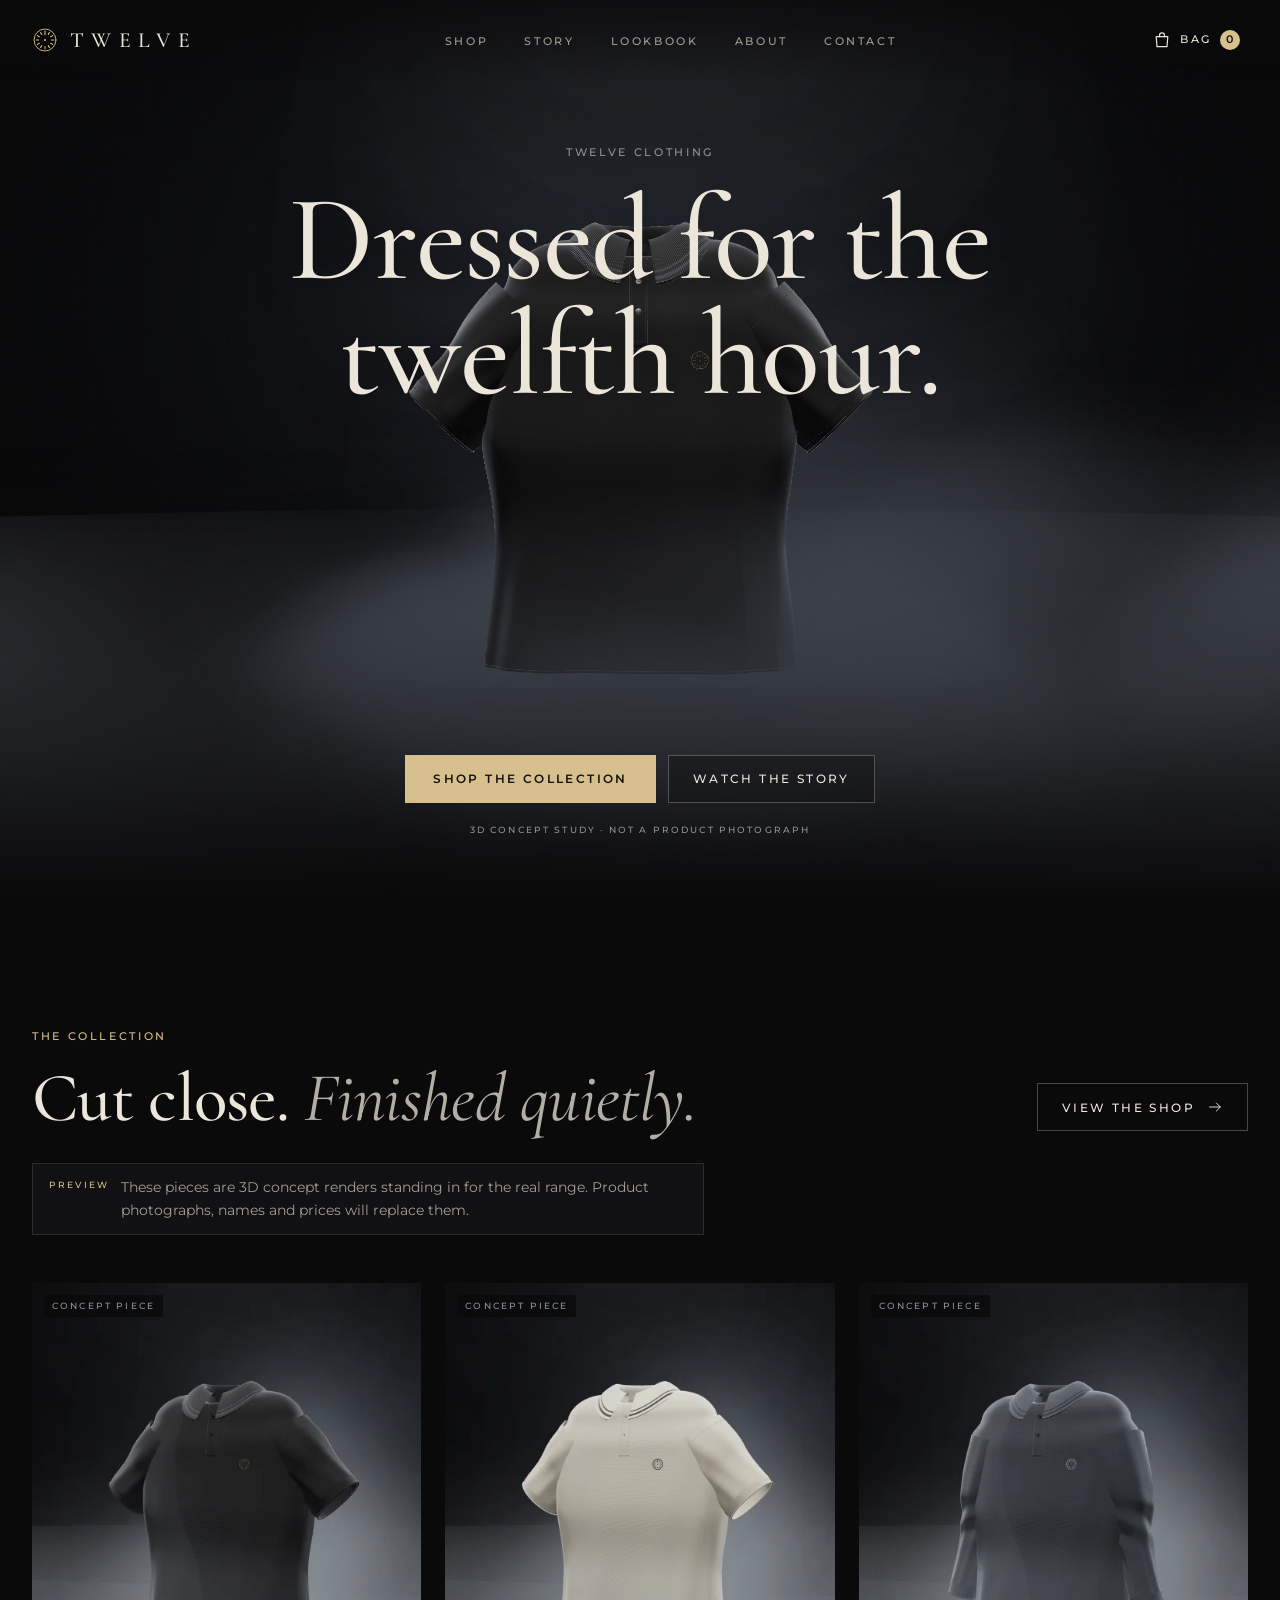
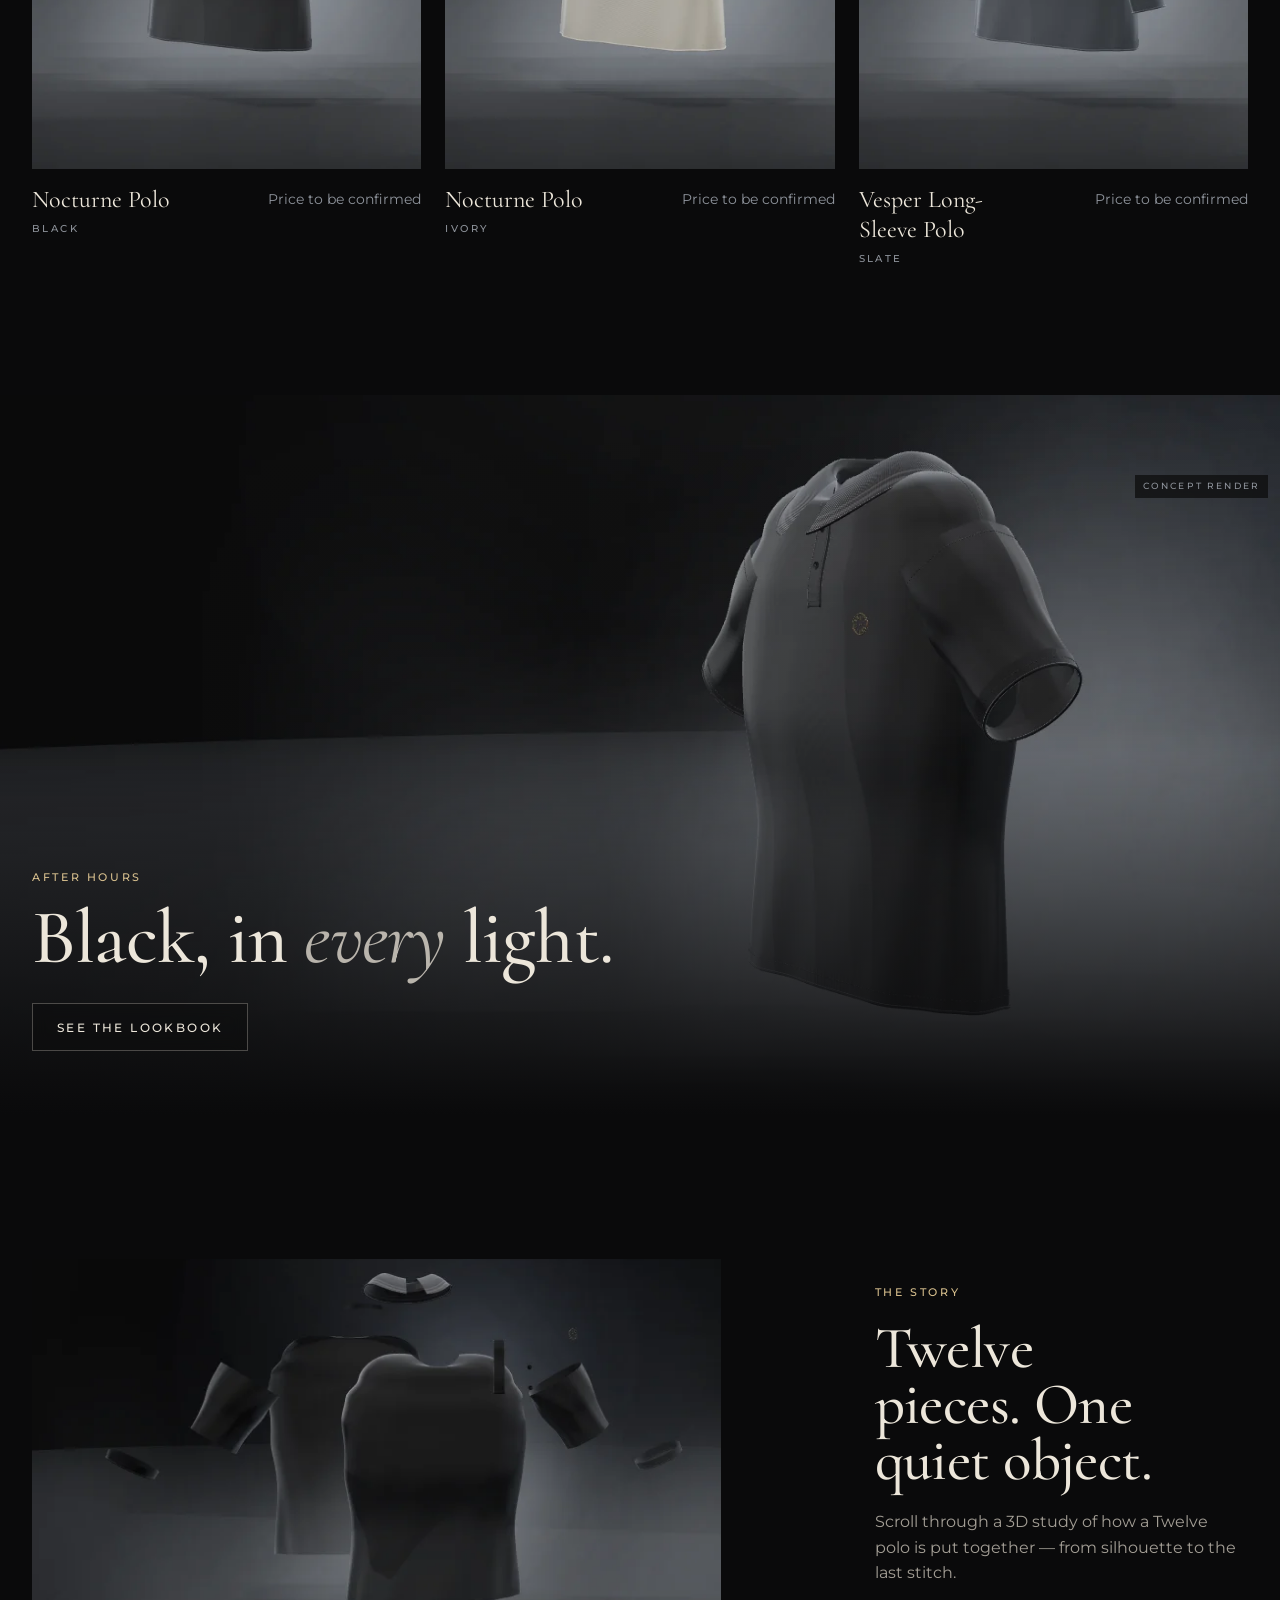
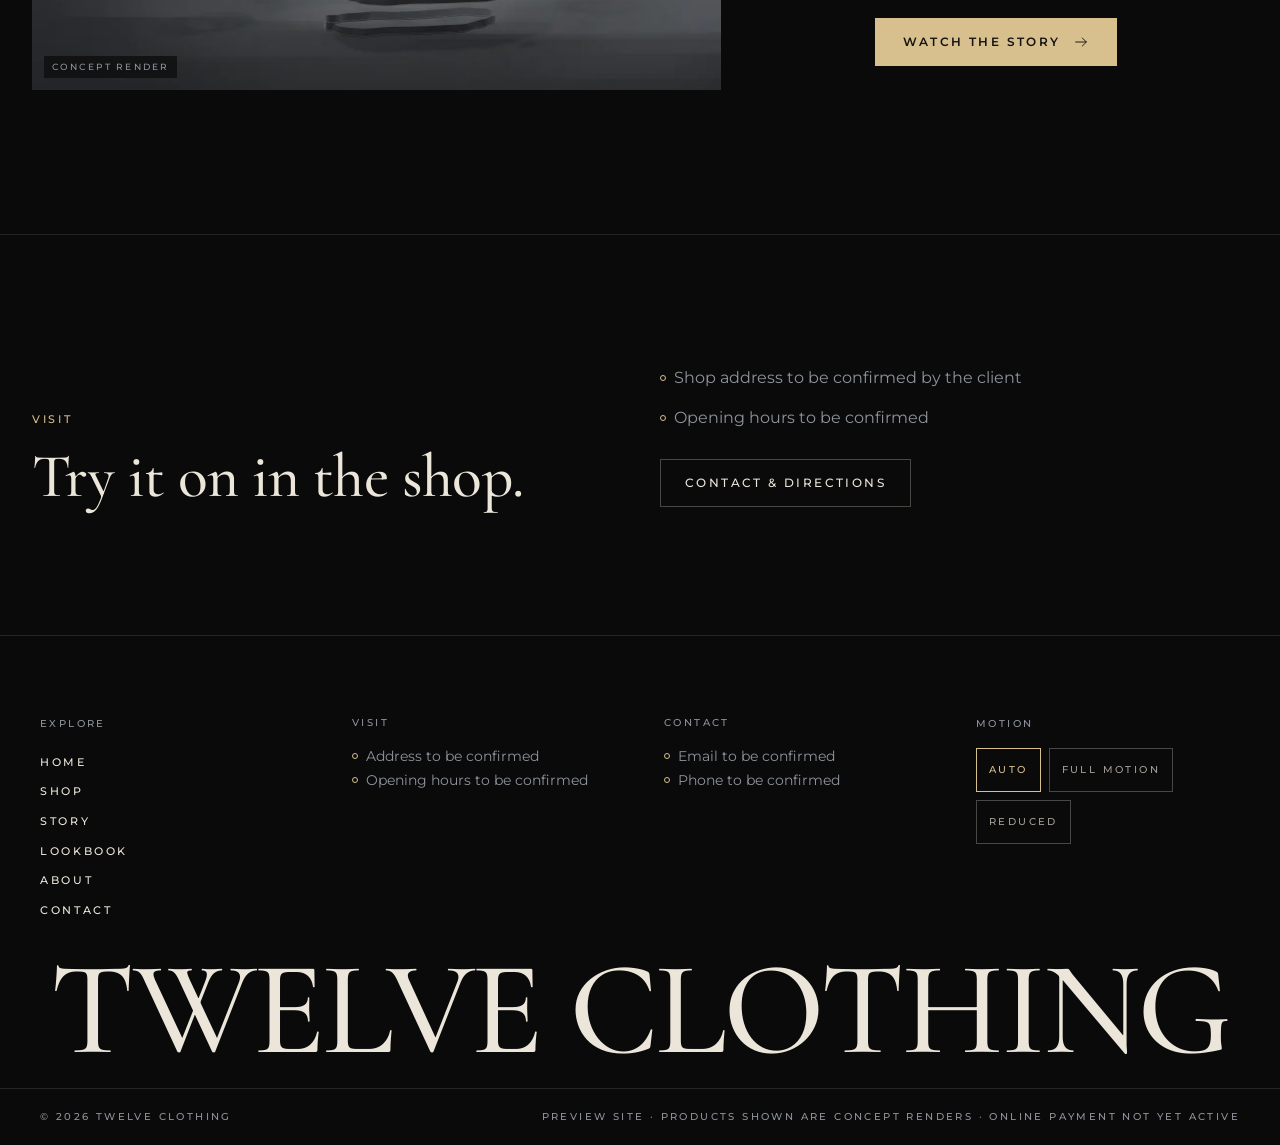
<file: index.html>
<!doctype html>
<html lang="en">
  <head>
    <meta charset="UTF-8" />
    <meta name="viewport" content="width=device-width, initial-scale=1, viewport-fit=cover" />
    <meta name="color-scheme" content="dark" />
    <meta name="theme-color" content="#0a0a0b" />
    <title>Twelve Clothing — Dressed for the twelfth hour</title>
    <meta name="description" content="Twelve Clothing: black clothing, cut close and finished quietly. Shop the collection and explore the story." />
    <meta property="og:title" content="Twelve Clothing — Dressed for the twelfth hour" />
    <meta property="og:description" content="Twelve Clothing: black clothing, cut close and finished quietly. Shop the collection and explore the story." />
    <meta property="og:image" content="https://iamitact.github.io/amit/renders/story-hero-1600.webp" />
    <link rel="icon" type="image/svg+xml" href="./favicon.svg" />
    <link rel="preload" as="image" href="./renders/story-hero-1600.webp" type="image/webp" />
    <script type="module" crossorigin src="./assets/index-CdQv4tuR.js"></script>
    <link rel="modulepreload" crossorigin href="./assets/jsx-runtime-DjAMF3Pa.js">
    <link rel="modulepreload" crossorigin href="./assets/catalog-BXiqTuuP.js">
    <link rel="stylesheet" crossorigin href="./assets/index-BXFTC_73.css">
      <meta name="twelve-root" content="./" />
    <link rel="canonical" href="https://iamitact.github.io/amit/" />
    <meta property="og:url" content="https://iamitact.github.io/amit/" />
  </head>
  <body>
    <div id="root"></div>
    <noscript>
      <p style="color:#ece6da;font-family:Georgia,serif;padding:2rem">Twelve Clothing needs JavaScript for its storefront. The Nocturne Polo is a black piqué polo with a rib collar, two-button placket and the embroidered Dial emblem.</p>
    </noscript>
  </body>
</html>
</file>
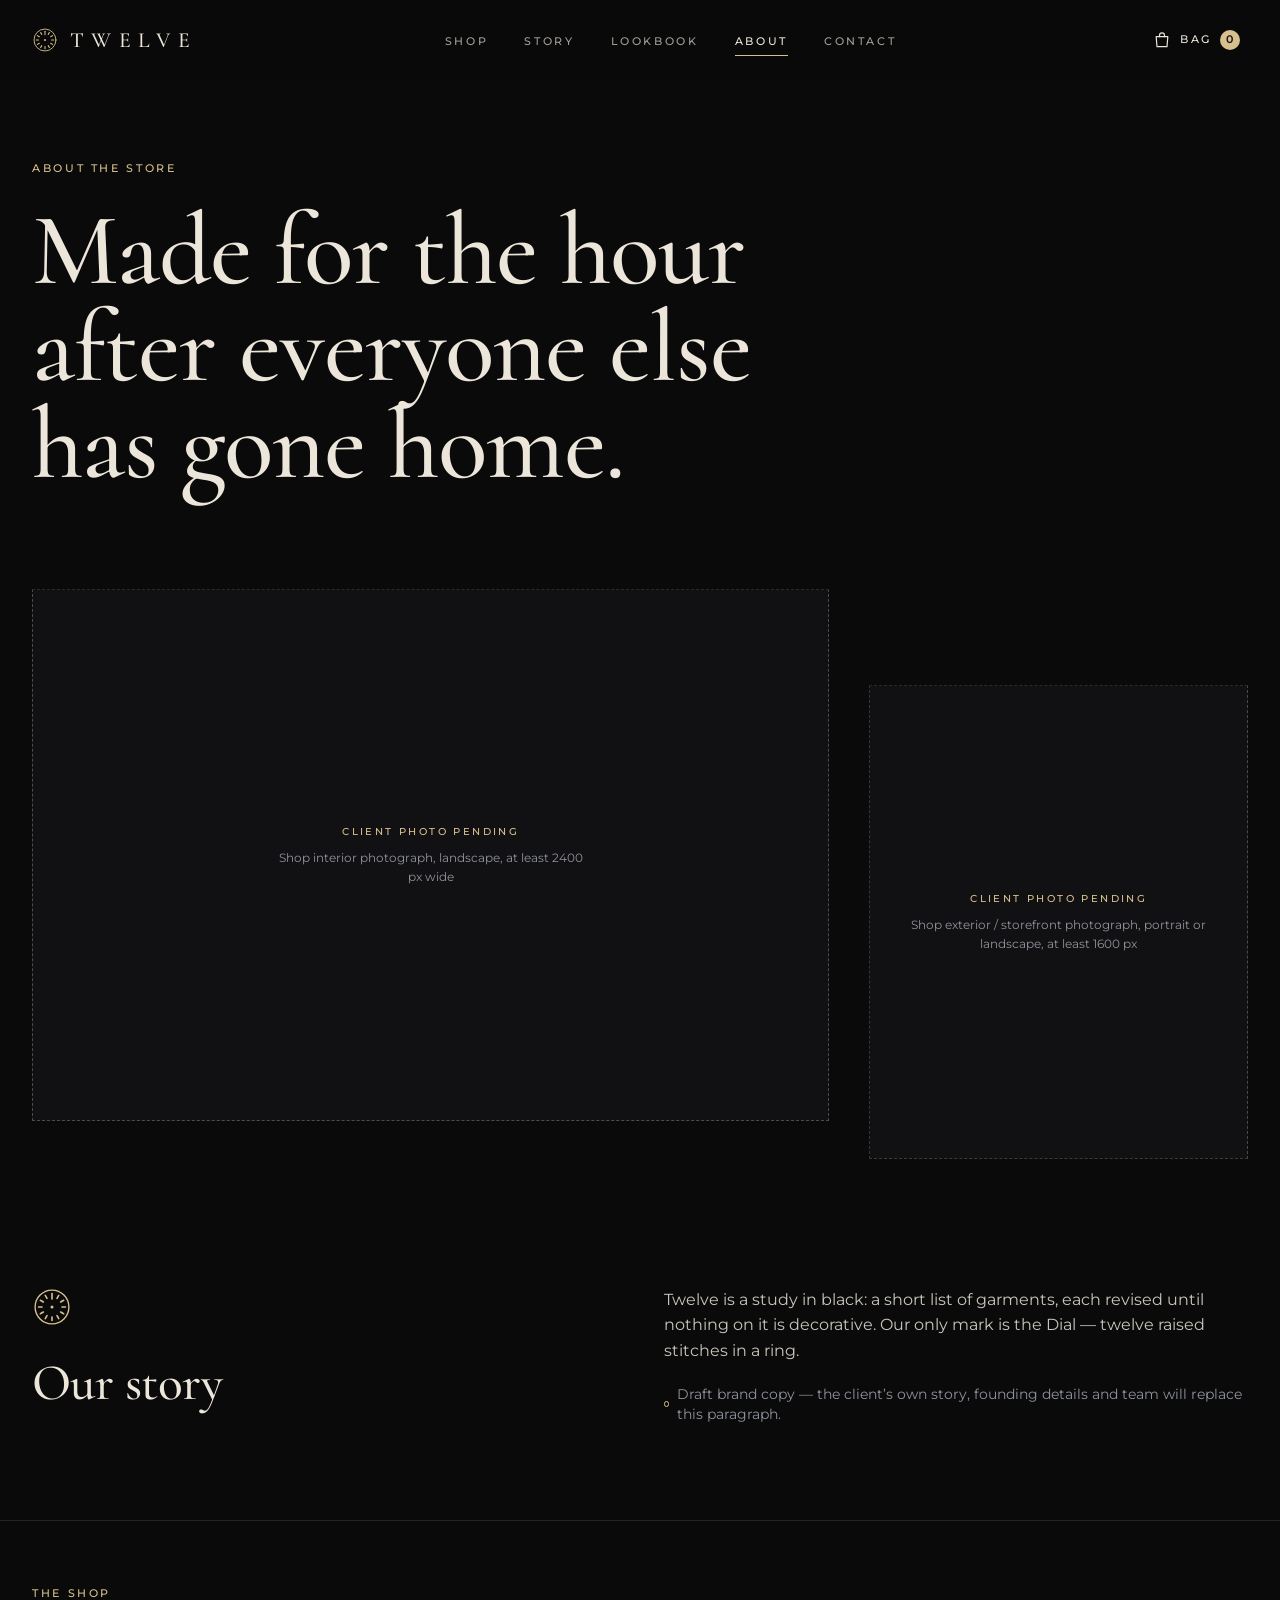
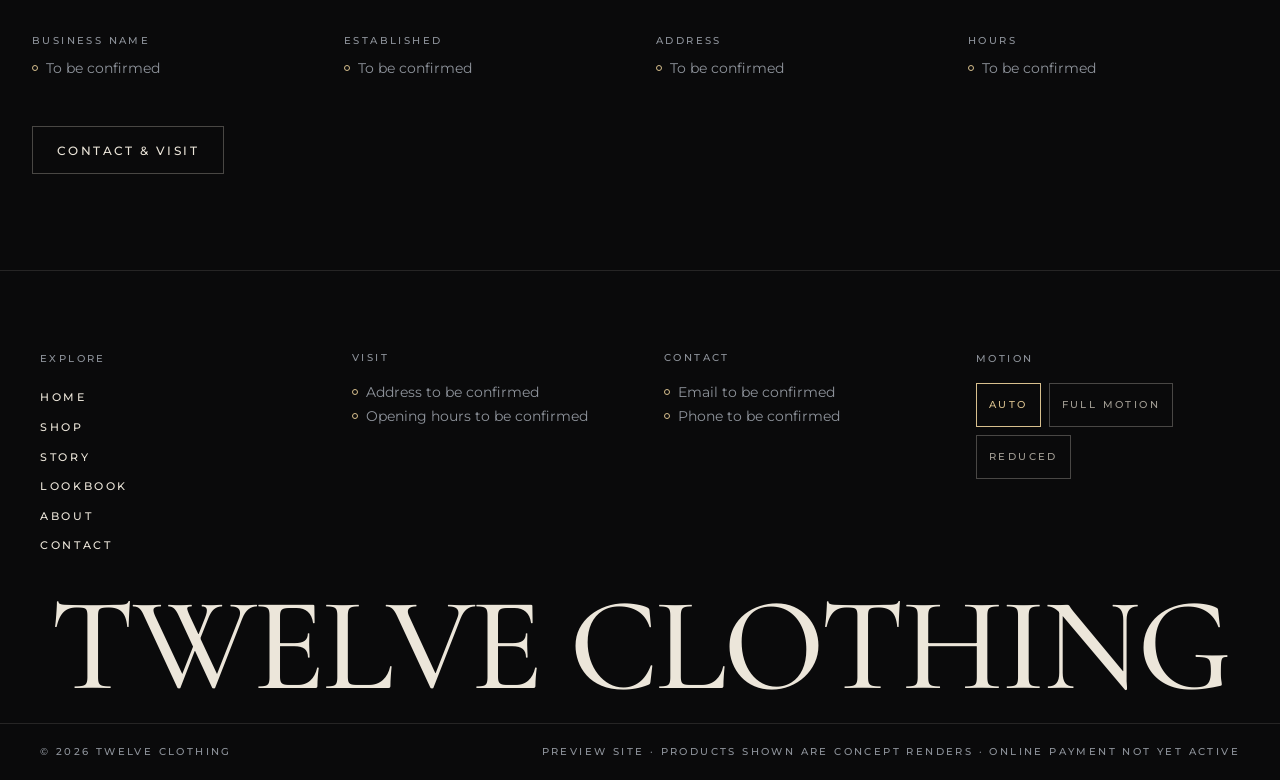
<file: about/index.html>
<!doctype html>
<html lang="en">
  <head>
    <meta charset="UTF-8" />
    <meta name="viewport" content="width=device-width, initial-scale=1, viewport-fit=cover" />
    <meta name="color-scheme" content="dark" />
    <meta name="theme-color" content="#0a0a0b" />
    <title>About the Store — Twelve Clothing</title>
    <meta name="description" content="About Twelve Clothing and our shop." />
    <meta property="og:title" content="About the Store — Twelve Clothing" />
    <meta property="og:description" content="About Twelve Clothing and our shop." />
    <meta property="og:image" content="https://iamitact.github.io/amit/renders/story-hero-1600.webp" />
    <link rel="icon" type="image/svg+xml" href="../favicon.svg" />
    <script type="module" crossorigin src="../assets/index-CdQv4tuR.js"></script>
    <link rel="modulepreload" crossorigin href="../assets/jsx-runtime-DjAMF3Pa.js">
    <link rel="modulepreload" crossorigin href="../assets/catalog-BXiqTuuP.js">
    <link rel="stylesheet" crossorigin href="../assets/index-BXFTC_73.css">
      <meta name="twelve-root" content="../" />
    <link rel="canonical" href="https://iamitact.github.io/amit/about/" />
    <meta property="og:url" content="https://iamitact.github.io/amit/about/" />
  </head>
  <body>
    <div id="root"></div>
    <noscript>
      <p style="color:#ece6da;font-family:Georgia,serif;padding:2rem">Twelve Clothing needs JavaScript for its storefront. The Nocturne Polo is a black piqué polo with a rib collar, two-button placket and the embroidered Dial emblem.</p>
    </noscript>
  </body>
</html>
</file>
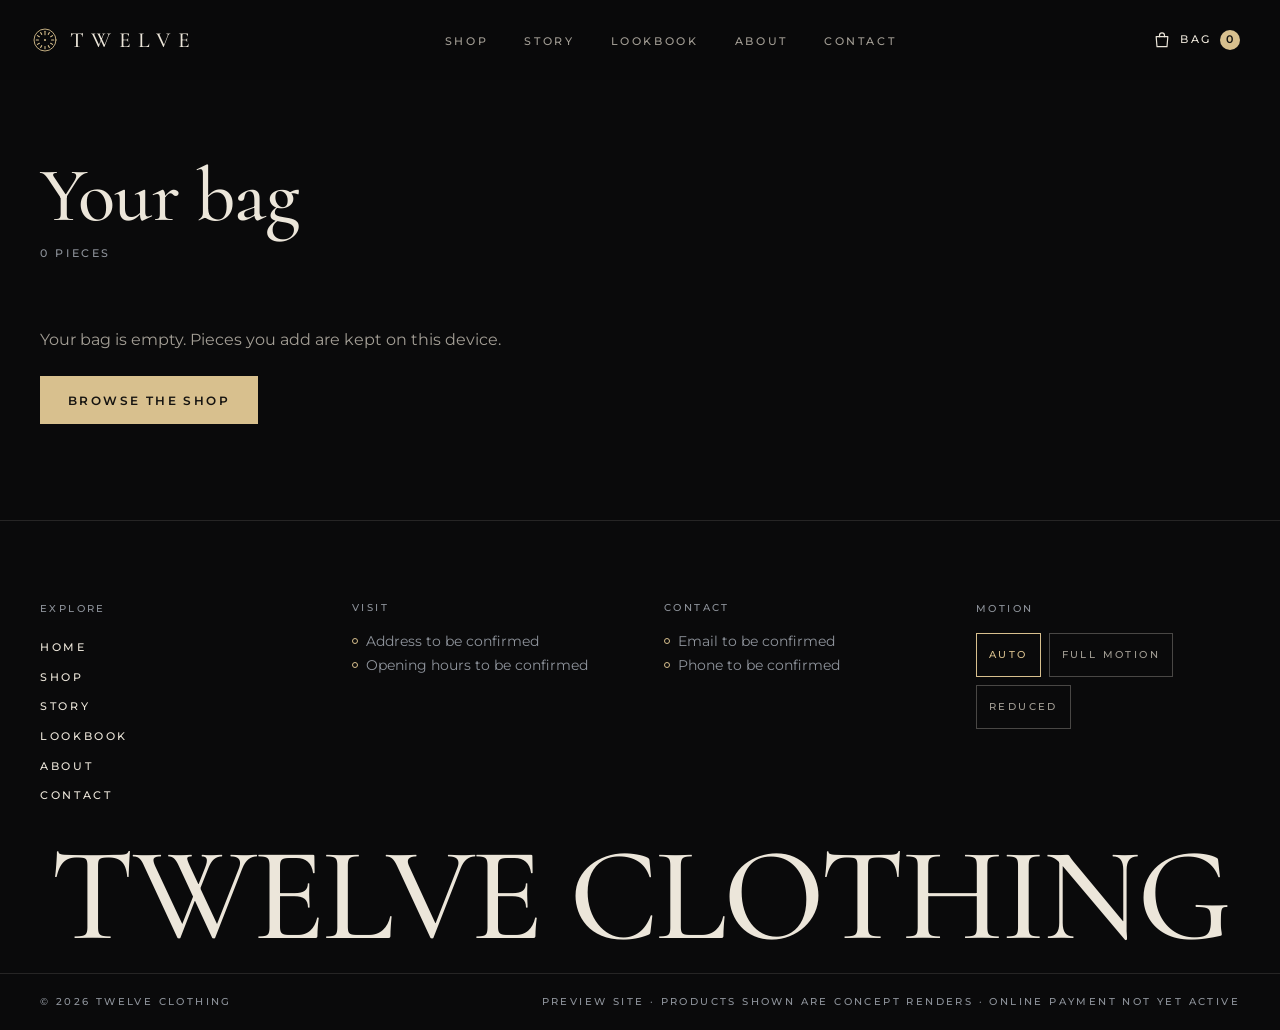
<file: bag/index.html>
<!doctype html>
<html lang="en">
  <head>
    <meta charset="UTF-8" />
    <meta name="viewport" content="width=device-width, initial-scale=1, viewport-fit=cover" />
    <meta name="color-scheme" content="dark" />
    <meta name="theme-color" content="#0a0a0b" />
    <title>Your Bag — Twelve Clothing</title>
    <meta name="description" content="Your Twelve Clothing bag." />
    <meta property="og:title" content="Your Bag — Twelve Clothing" />
    <meta property="og:description" content="Your Twelve Clothing bag." />
    <meta property="og:image" content="https://iamitact.github.io/amit/renders/story-hero-1600.webp" />
    <link rel="icon" type="image/svg+xml" href="../favicon.svg" />
    <script type="module" crossorigin src="../assets/index-CdQv4tuR.js"></script>
    <link rel="modulepreload" crossorigin href="../assets/jsx-runtime-DjAMF3Pa.js">
    <link rel="modulepreload" crossorigin href="../assets/catalog-BXiqTuuP.js">
    <link rel="stylesheet" crossorigin href="../assets/index-BXFTC_73.css">
      <meta name="twelve-root" content="../" />
    <link rel="canonical" href="https://iamitact.github.io/amit/bag/" />
    <meta property="og:url" content="https://iamitact.github.io/amit/bag/" />
  </head>
  <body>
    <div id="root"></div>
    <noscript>
      <p style="color:#ece6da;font-family:Georgia,serif;padding:2rem">Twelve Clothing needs JavaScript for its storefront. The Nocturne Polo is a black piqué polo with a rib collar, two-button placket and the embroidered Dial emblem.</p>
    </noscript>
  </body>
</html>
</file>
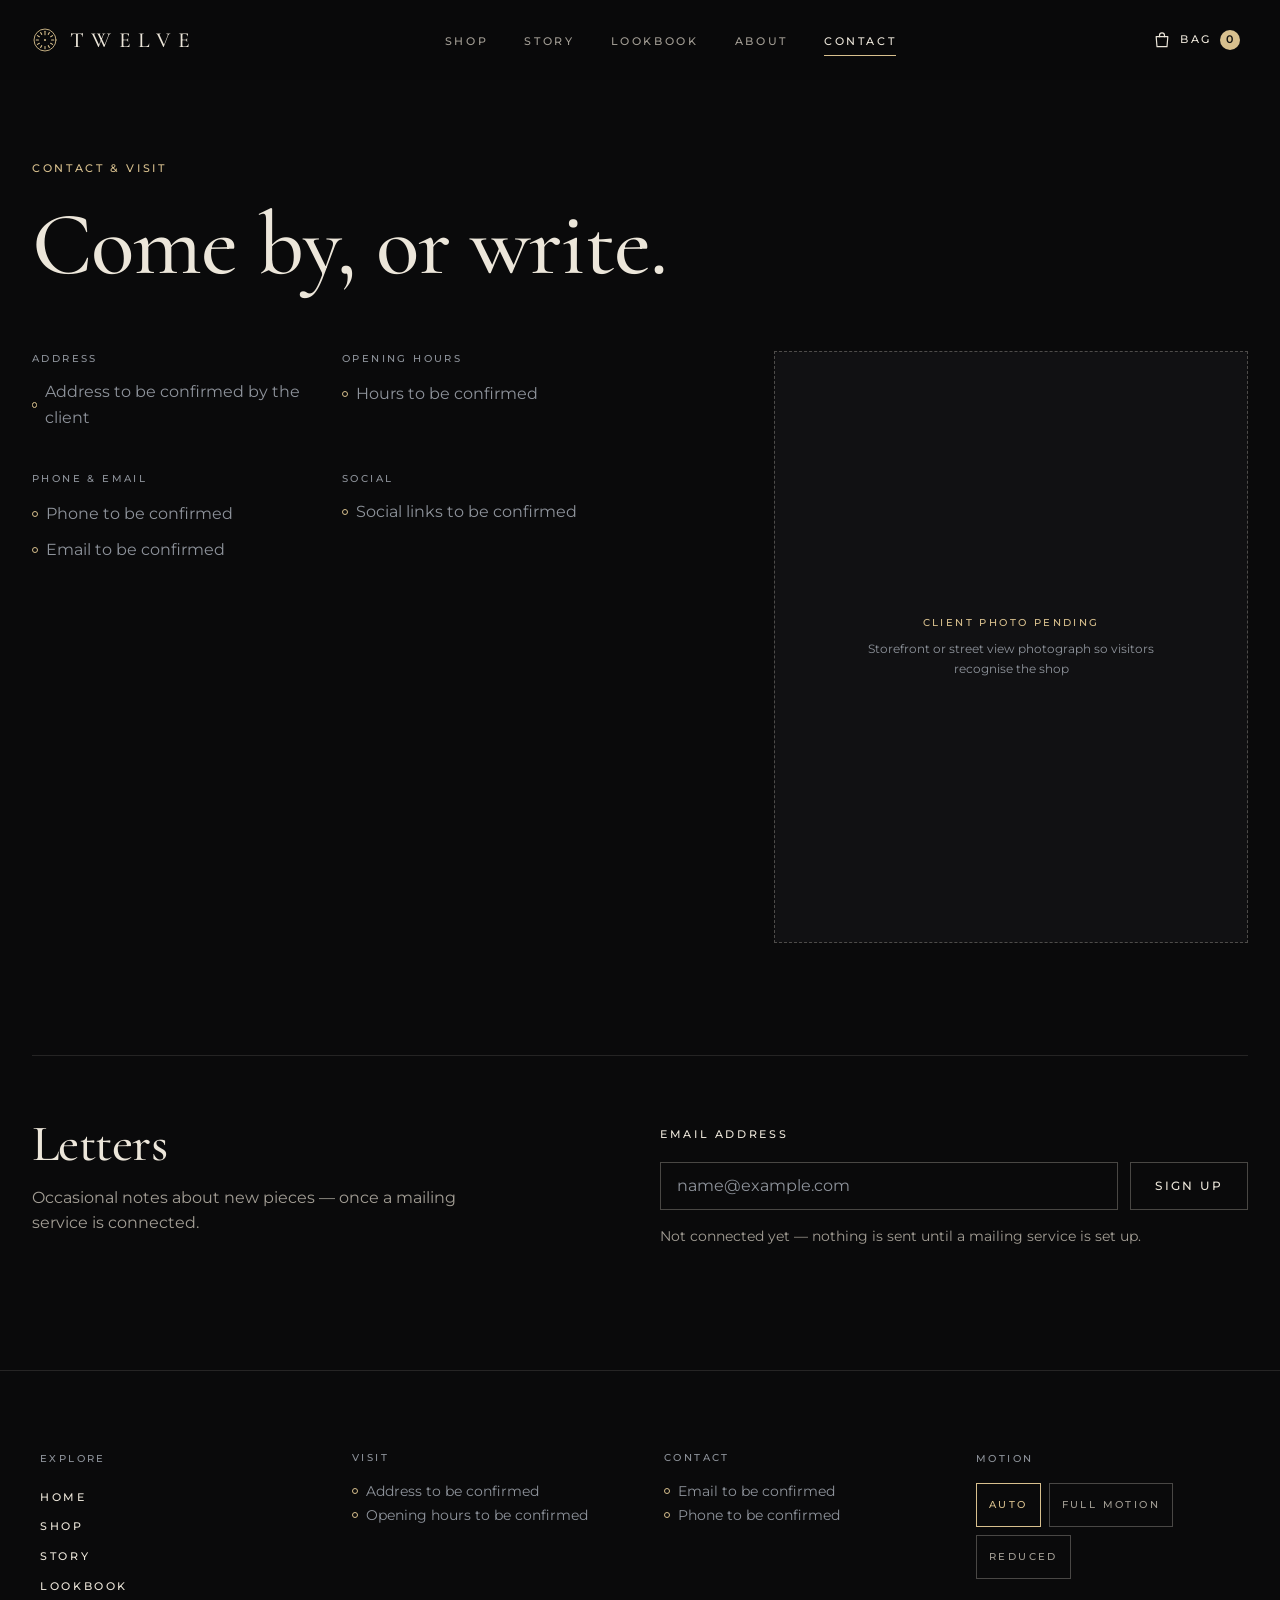
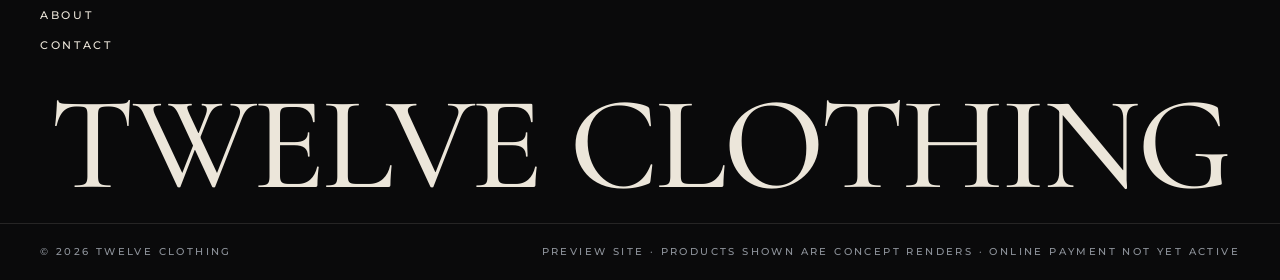
<file: contact/index.html>
<!doctype html>
<html lang="en">
  <head>
    <meta charset="UTF-8" />
    <meta name="viewport" content="width=device-width, initial-scale=1, viewport-fit=cover" />
    <meta name="color-scheme" content="dark" />
    <meta name="theme-color" content="#0a0a0b" />
    <title>Contact &amp; Visit — Twelve Clothing</title>
    <meta name="description" content="How to reach and visit Twelve Clothing." />
    <meta property="og:title" content="Contact &amp; Visit — Twelve Clothing" />
    <meta property="og:description" content="How to reach and visit Twelve Clothing." />
    <meta property="og:image" content="https://iamitact.github.io/amit/renders/story-hero-1600.webp" />
    <link rel="icon" type="image/svg+xml" href="../favicon.svg" />
    <script type="module" crossorigin src="../assets/index-CdQv4tuR.js"></script>
    <link rel="modulepreload" crossorigin href="../assets/jsx-runtime-DjAMF3Pa.js">
    <link rel="modulepreload" crossorigin href="../assets/catalog-BXiqTuuP.js">
    <link rel="stylesheet" crossorigin href="../assets/index-BXFTC_73.css">
      <meta name="twelve-root" content="../" />
    <link rel="canonical" href="https://iamitact.github.io/amit/contact/" />
    <meta property="og:url" content="https://iamitact.github.io/amit/contact/" />
  </head>
  <body>
    <div id="root"></div>
    <noscript>
      <p style="color:#ece6da;font-family:Georgia,serif;padding:2rem">Twelve Clothing needs JavaScript for its storefront. The Nocturne Polo is a black piqué polo with a rib collar, two-button placket and the embroidered Dial emblem.</p>
    </noscript>
  </body>
</html>
</file>
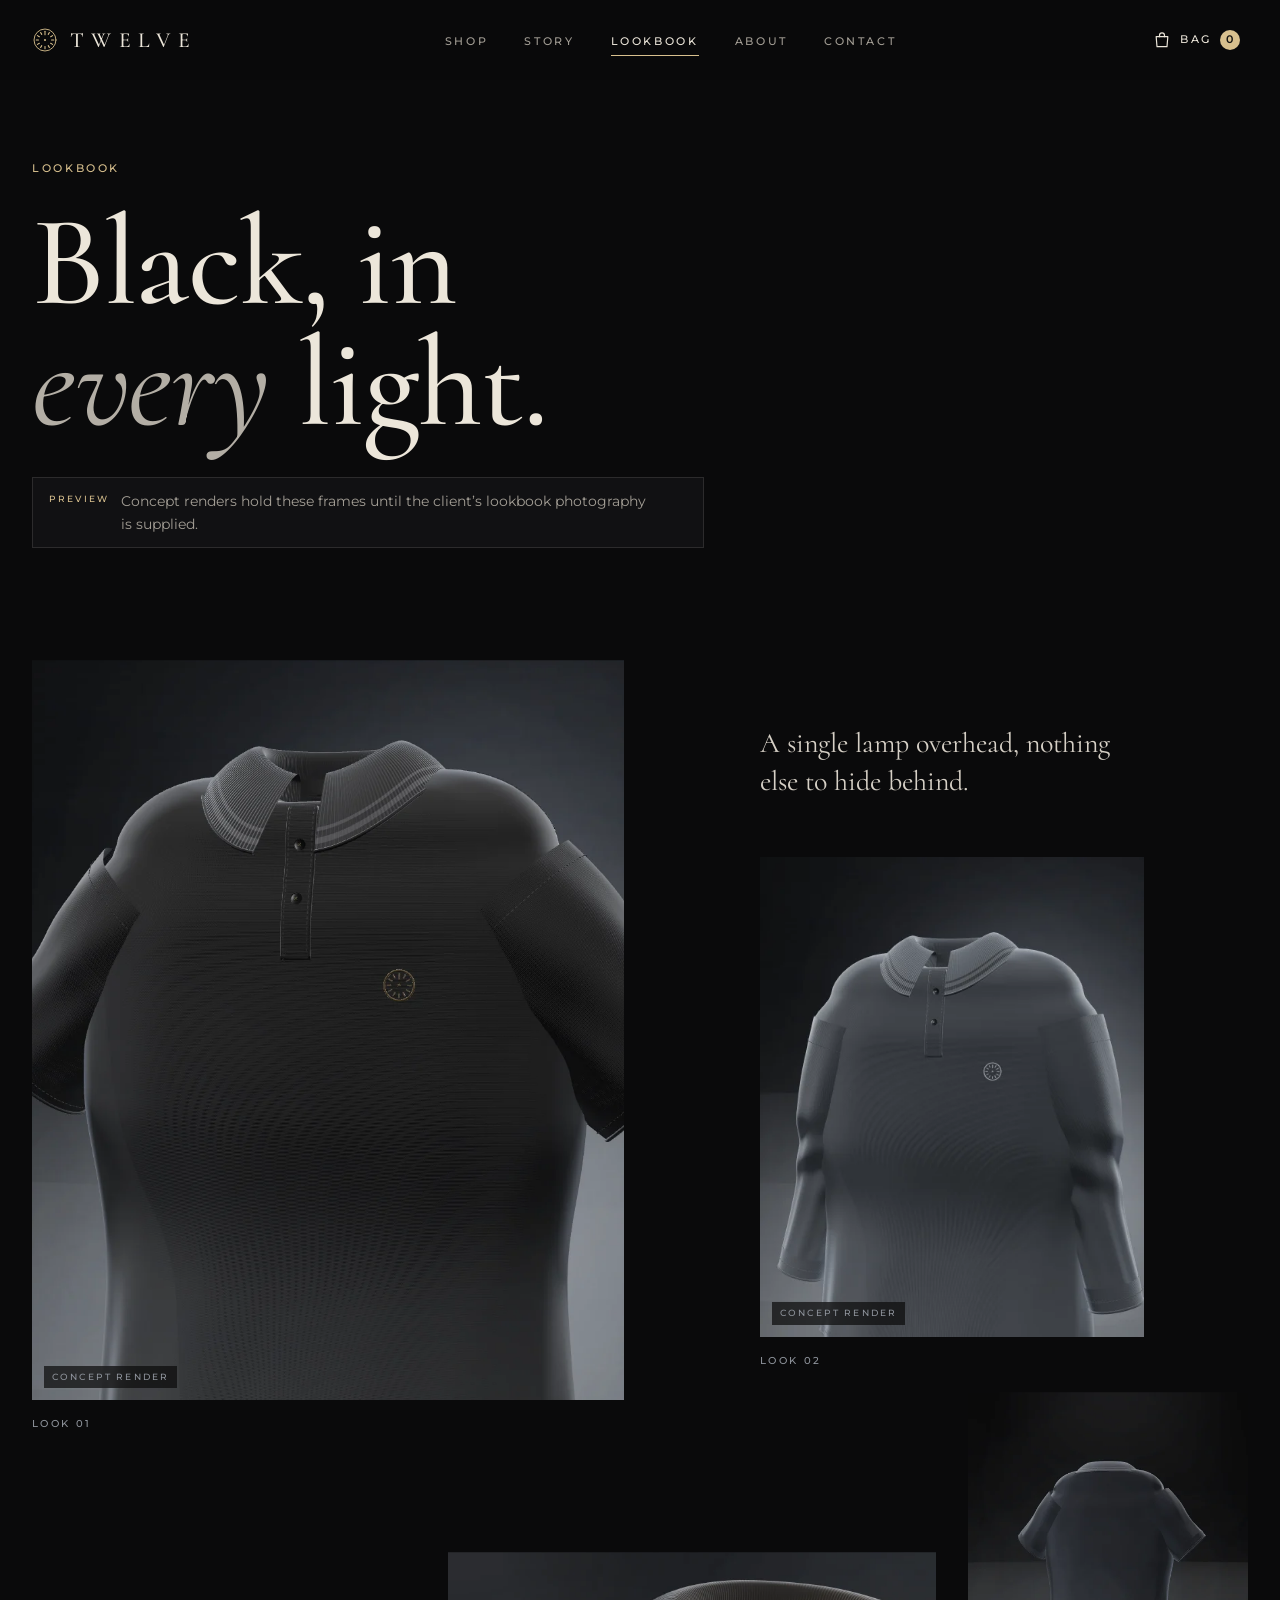
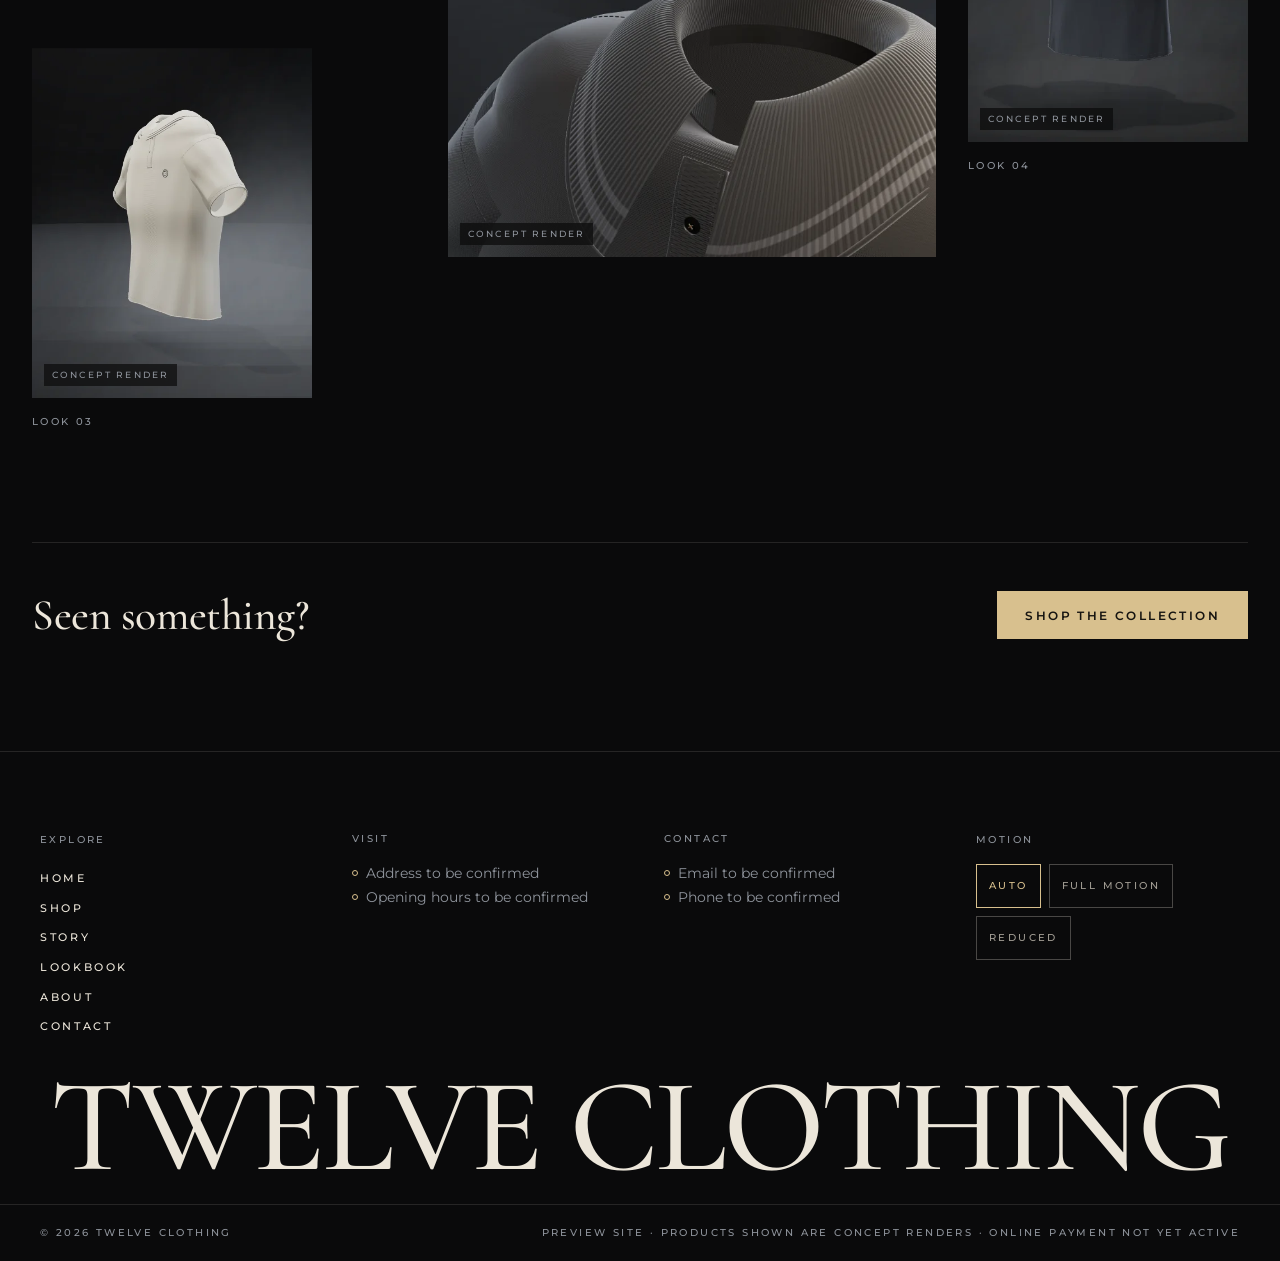
<file: lookbook/index.html>
<!doctype html>
<html lang="en">
  <head>
    <meta charset="UTF-8" />
    <meta name="viewport" content="width=device-width, initial-scale=1, viewport-fit=cover" />
    <meta name="color-scheme" content="dark" />
    <meta name="theme-color" content="#0a0a0b" />
    <title>Lookbook — Twelve Clothing</title>
    <meta name="description" content="The Twelve Clothing lookbook." />
    <meta property="og:title" content="Lookbook — Twelve Clothing" />
    <meta property="og:description" content="The Twelve Clothing lookbook." />
    <meta property="og:image" content="https://iamitact.github.io/amit/renders/story-hero-1600.webp" />
    <link rel="icon" type="image/svg+xml" href="../favicon.svg" />
    <script type="module" crossorigin src="../assets/index-CdQv4tuR.js"></script>
    <link rel="modulepreload" crossorigin href="../assets/jsx-runtime-DjAMF3Pa.js">
    <link rel="modulepreload" crossorigin href="../assets/catalog-BXiqTuuP.js">
    <link rel="stylesheet" crossorigin href="../assets/index-BXFTC_73.css">
      <meta name="twelve-root" content="../" />
    <link rel="canonical" href="https://iamitact.github.io/amit/lookbook/" />
    <meta property="og:url" content="https://iamitact.github.io/amit/lookbook/" />
  </head>
  <body>
    <div id="root"></div>
    <noscript>
      <p style="color:#ece6da;font-family:Georgia,serif;padding:2rem">Twelve Clothing needs JavaScript for its storefront. The Nocturne Polo is a black piqué polo with a rib collar, two-button placket and the embroidered Dial emblem.</p>
    </noscript>
  </body>
</html>
</file>
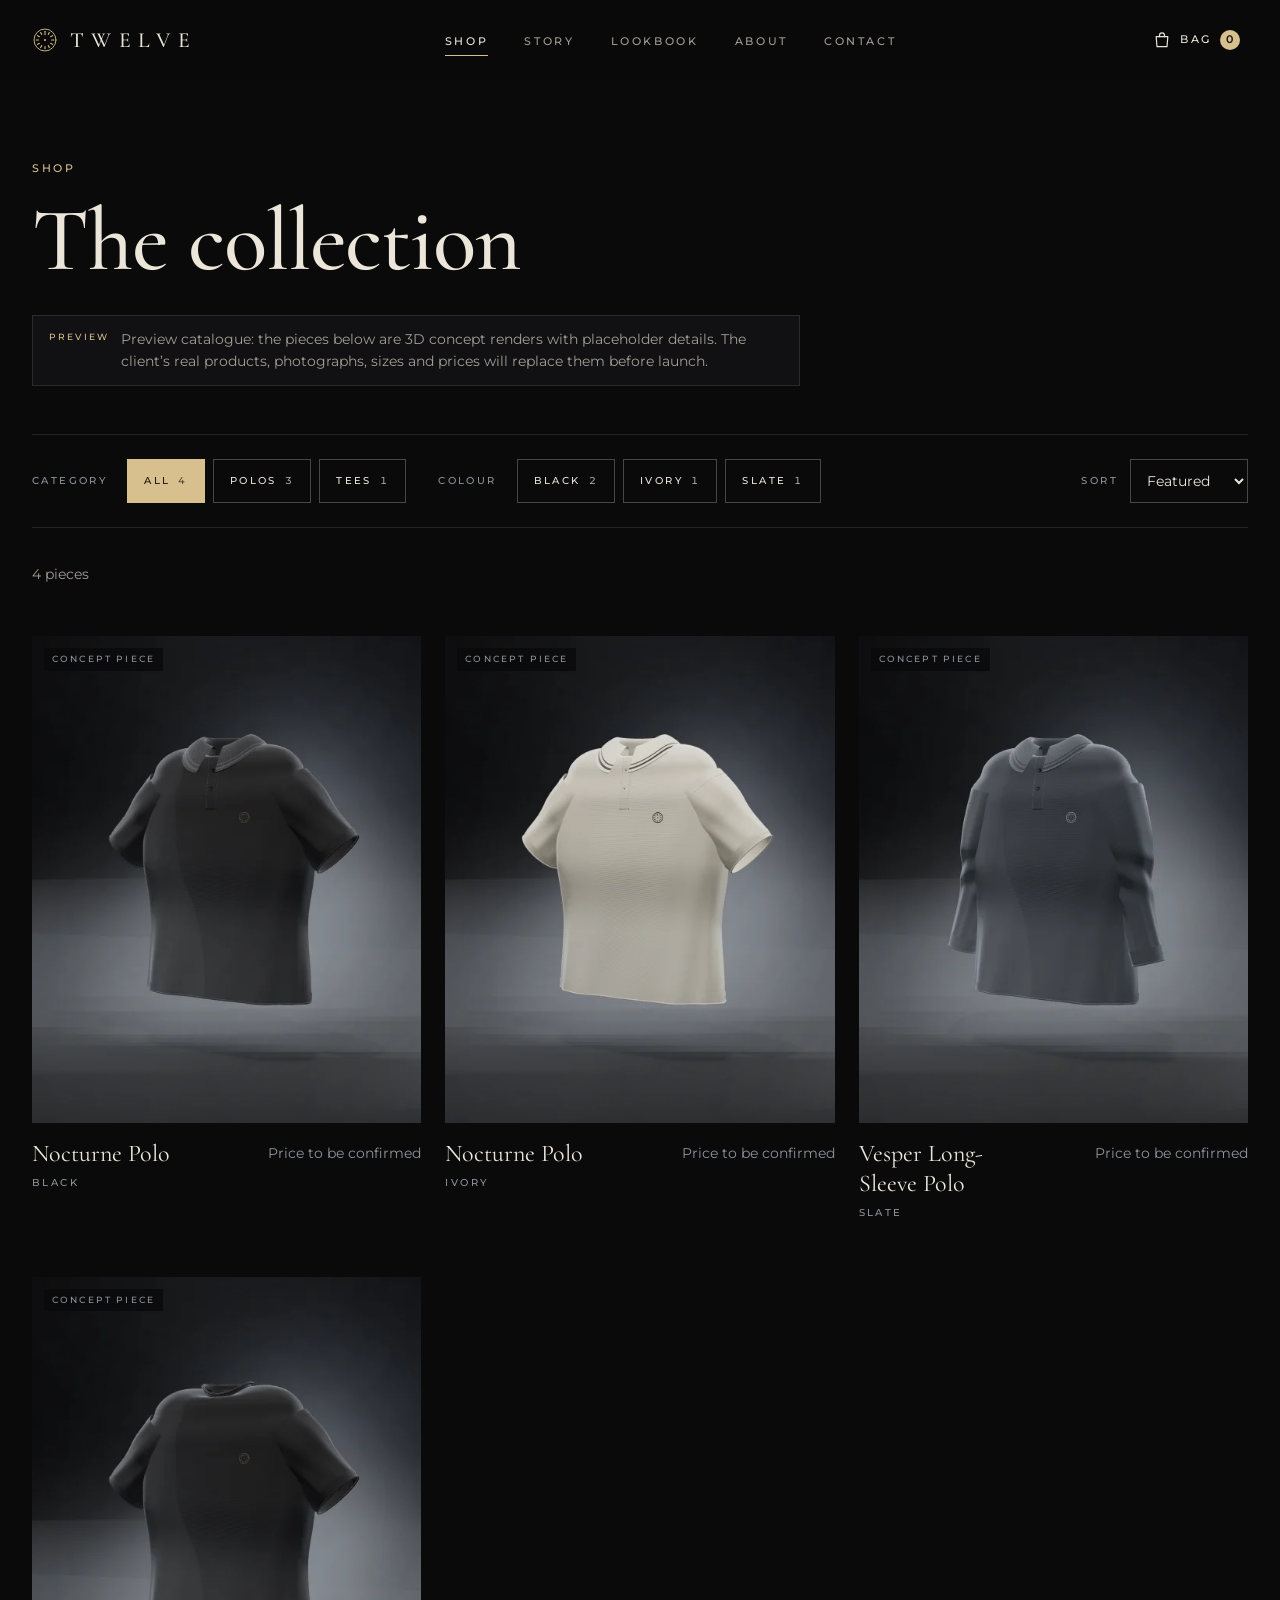
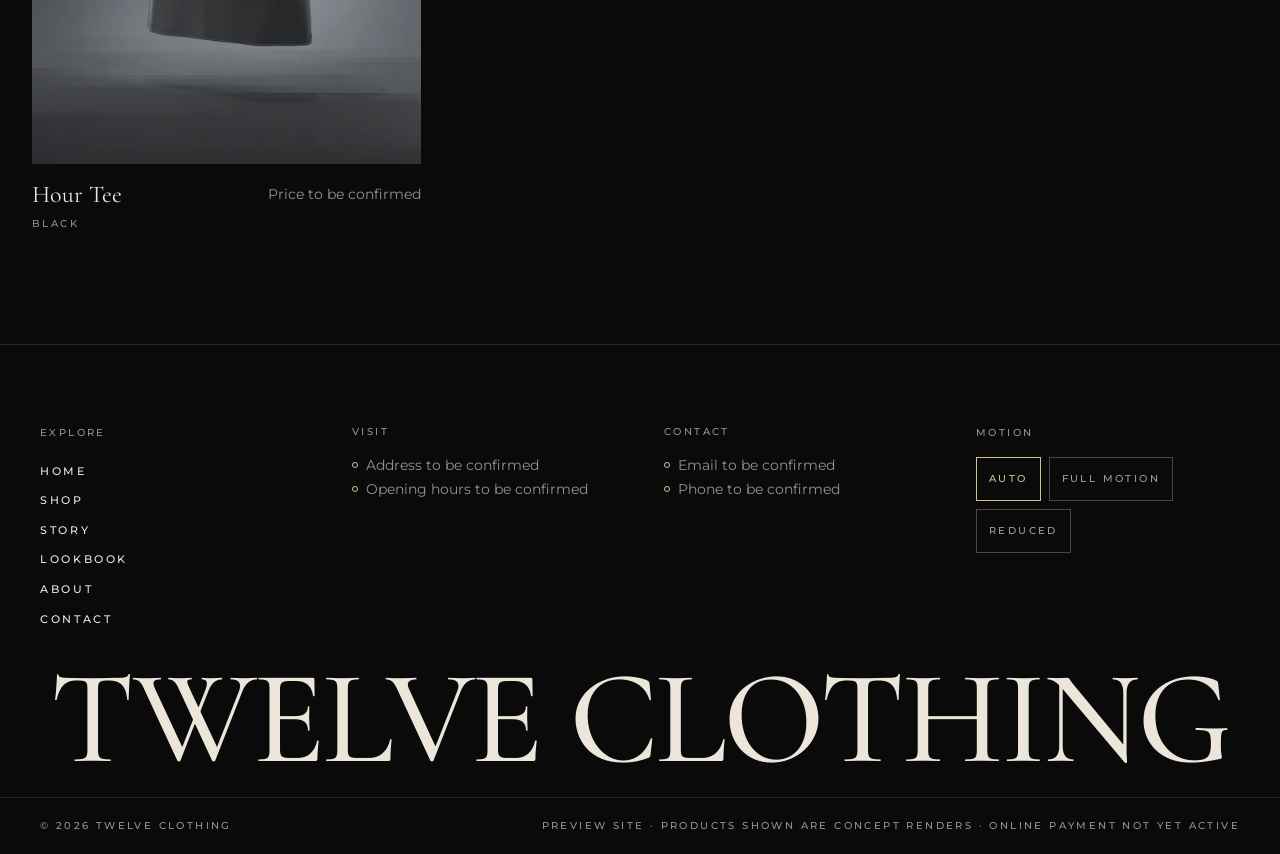
<file: shop/index.html>
<!doctype html>
<html lang="en">
  <head>
    <meta charset="UTF-8" />
    <meta name="viewport" content="width=device-width, initial-scale=1, viewport-fit=cover" />
    <meta name="color-scheme" content="dark" />
    <meta name="theme-color" content="#0a0a0b" />
    <title>Shop — Twelve Clothing</title>
    <meta name="description" content="Browse the Twelve Clothing collection by category and colour." />
    <meta property="og:title" content="Shop — Twelve Clothing" />
    <meta property="og:description" content="Browse the Twelve Clothing collection by category and colour." />
    <meta property="og:image" content="https://iamitact.github.io/amit/renders/story-hero-1600.webp" />
    <link rel="icon" type="image/svg+xml" href="../favicon.svg" />
    <script type="module" crossorigin src="../assets/index-CdQv4tuR.js"></script>
    <link rel="modulepreload" crossorigin href="../assets/jsx-runtime-DjAMF3Pa.js">
    <link rel="modulepreload" crossorigin href="../assets/catalog-BXiqTuuP.js">
    <link rel="stylesheet" crossorigin href="../assets/index-BXFTC_73.css">
      <meta name="twelve-root" content="../" />
    <link rel="canonical" href="https://iamitact.github.io/amit/shop/" />
    <meta property="og:url" content="https://iamitact.github.io/amit/shop/" />
  </head>
  <body>
    <div id="root"></div>
    <noscript>
      <p style="color:#ece6da;font-family:Georgia,serif;padding:2rem">Twelve Clothing needs JavaScript for its storefront. The Nocturne Polo is a black piqué polo with a rib collar, two-button placket and the embroidered Dial emblem.</p>
    </noscript>
  </body>
</html>
</file>
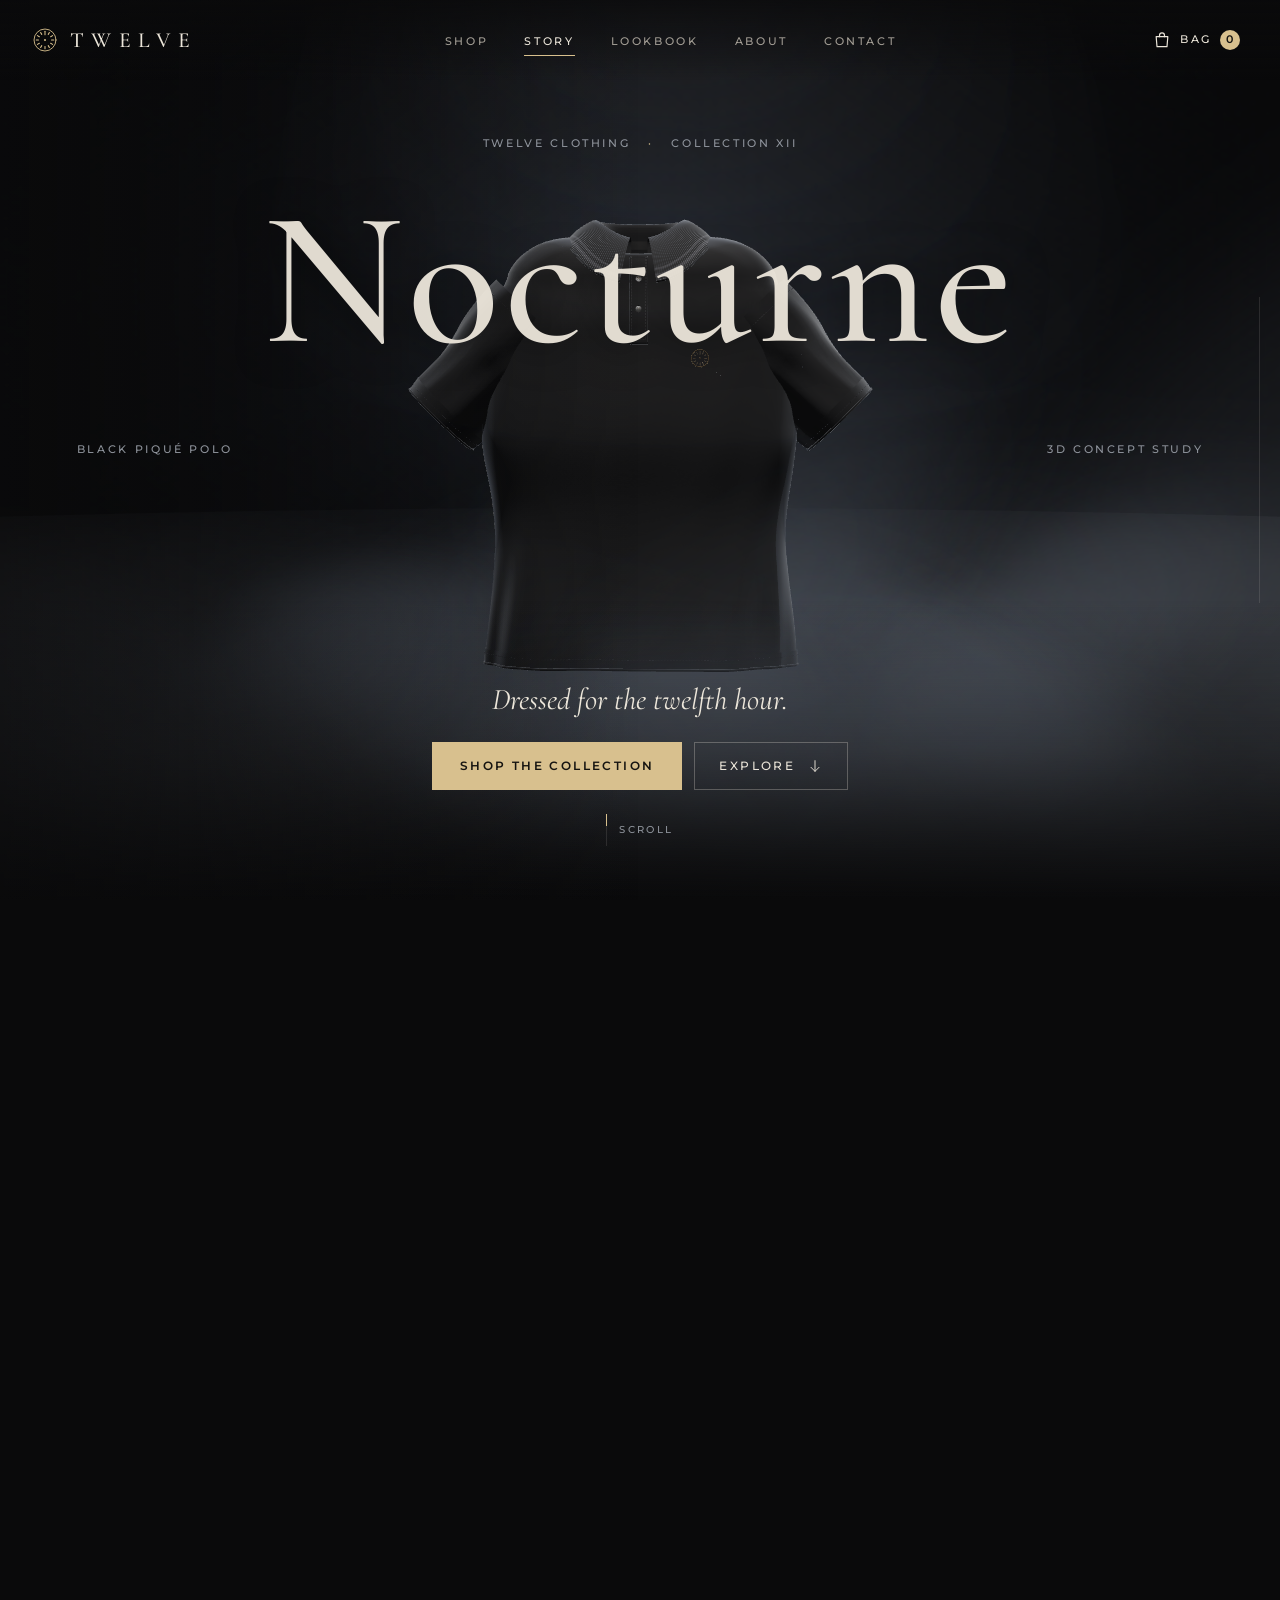
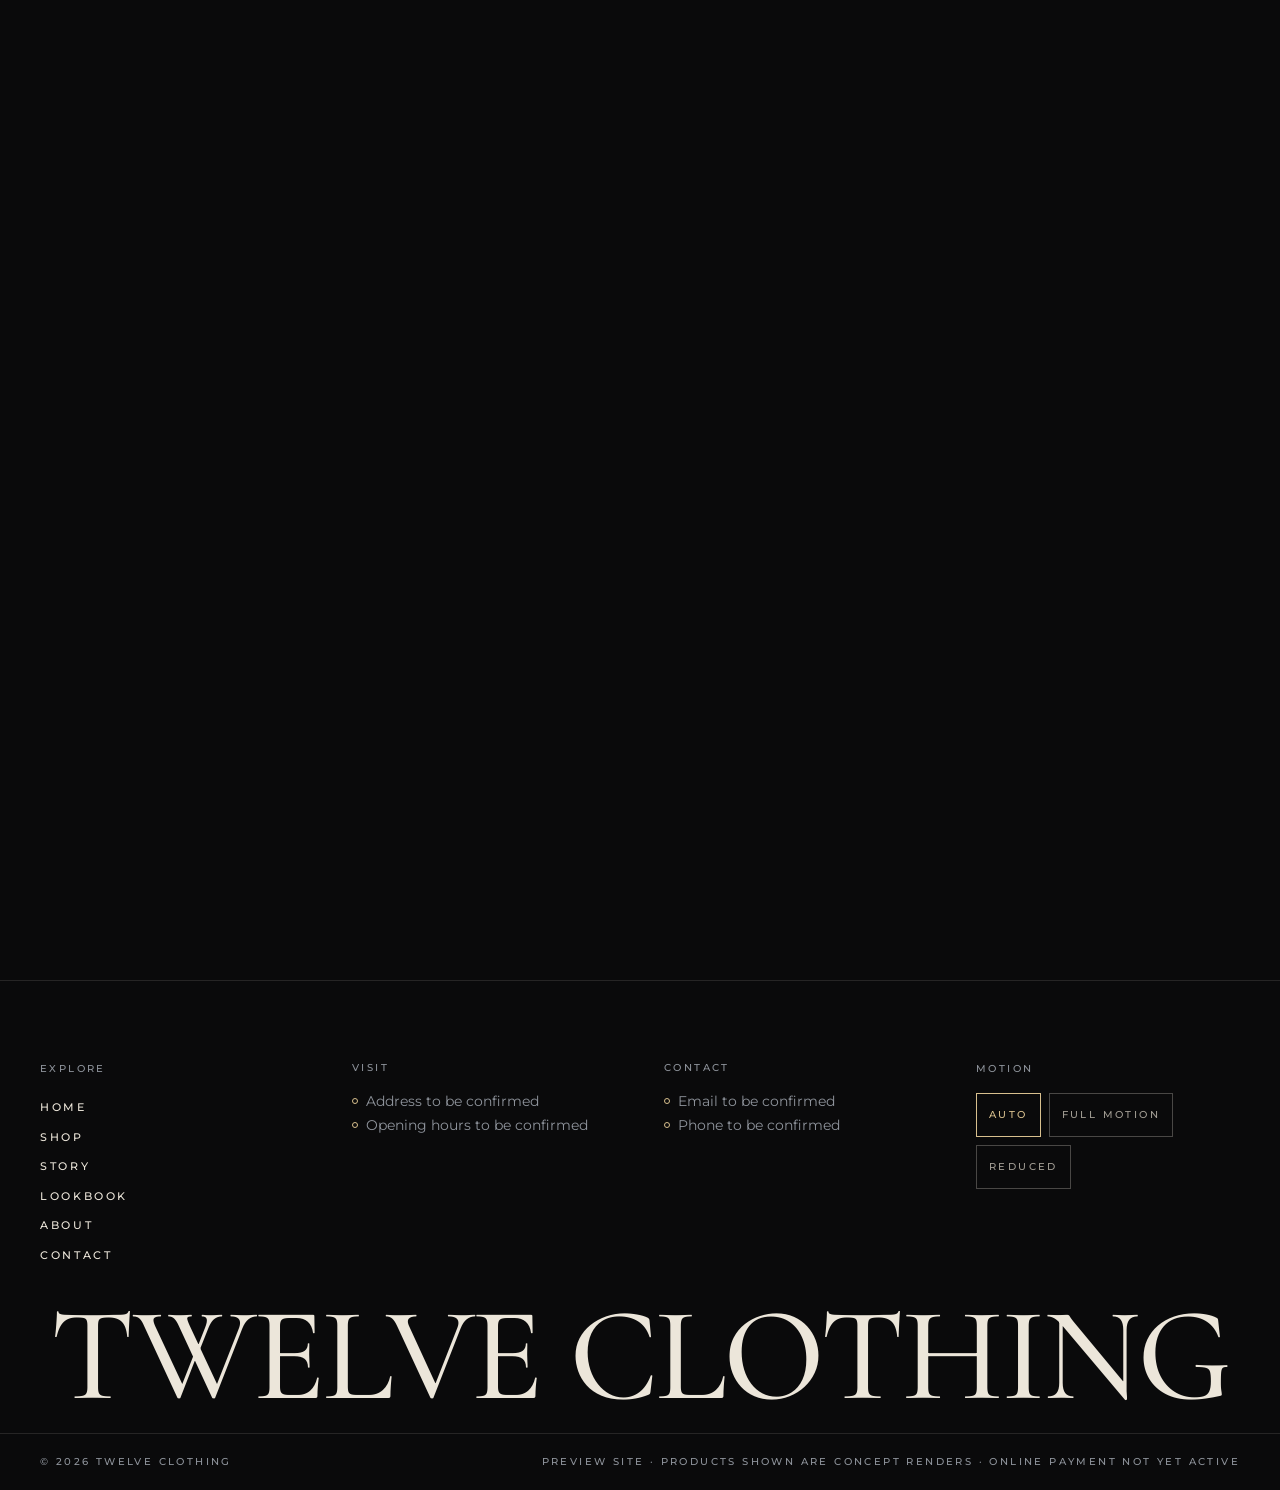
<file: story/index.html>
<!doctype html>
<html lang="en">
  <head>
    <meta charset="UTF-8" />
    <meta name="viewport" content="width=device-width, initial-scale=1, viewport-fit=cover" />
    <meta name="color-scheme" content="dark" />
    <meta name="theme-color" content="#0a0a0b" />
    <title>The Story — Twelve Clothing</title>
    <meta name="description" content="An interactive 3D study of how a Twelve polo is built, from silhouette to stitch." />
    <meta property="og:title" content="The Story — Twelve Clothing" />
    <meta property="og:description" content="An interactive 3D study of how a Twelve polo is built, from silhouette to stitch." />
    <meta property="og:image" content="https://iamitact.github.io/amit/renders/story-hero-1600.webp" />
    <link rel="icon" type="image/svg+xml" href="../favicon.svg" />
    <link rel="preload" as="image" href="../renders/story-hero-1600.webp" type="image/webp" />
    <script type="module" crossorigin src="../assets/index-CdQv4tuR.js"></script>
    <link rel="modulepreload" crossorigin href="../assets/jsx-runtime-DjAMF3Pa.js">
    <link rel="modulepreload" crossorigin href="../assets/catalog-BXiqTuuP.js">
    <link rel="stylesheet" crossorigin href="../assets/index-BXFTC_73.css">
      <meta name="twelve-root" content="../" />
    <link rel="canonical" href="https://iamitact.github.io/amit/story/" />
    <meta property="og:url" content="https://iamitact.github.io/amit/story/" />
  </head>
  <body>
    <div id="root"></div>
    <noscript>
      <p style="color:#ece6da;font-family:Georgia,serif;padding:2rem">Twelve Clothing needs JavaScript for its storefront. The Nocturne Polo is a black piqué polo with a rib collar, two-button placket and the embroidered Dial emblem.</p>
    </noscript>
  </body>
</html>
</file>
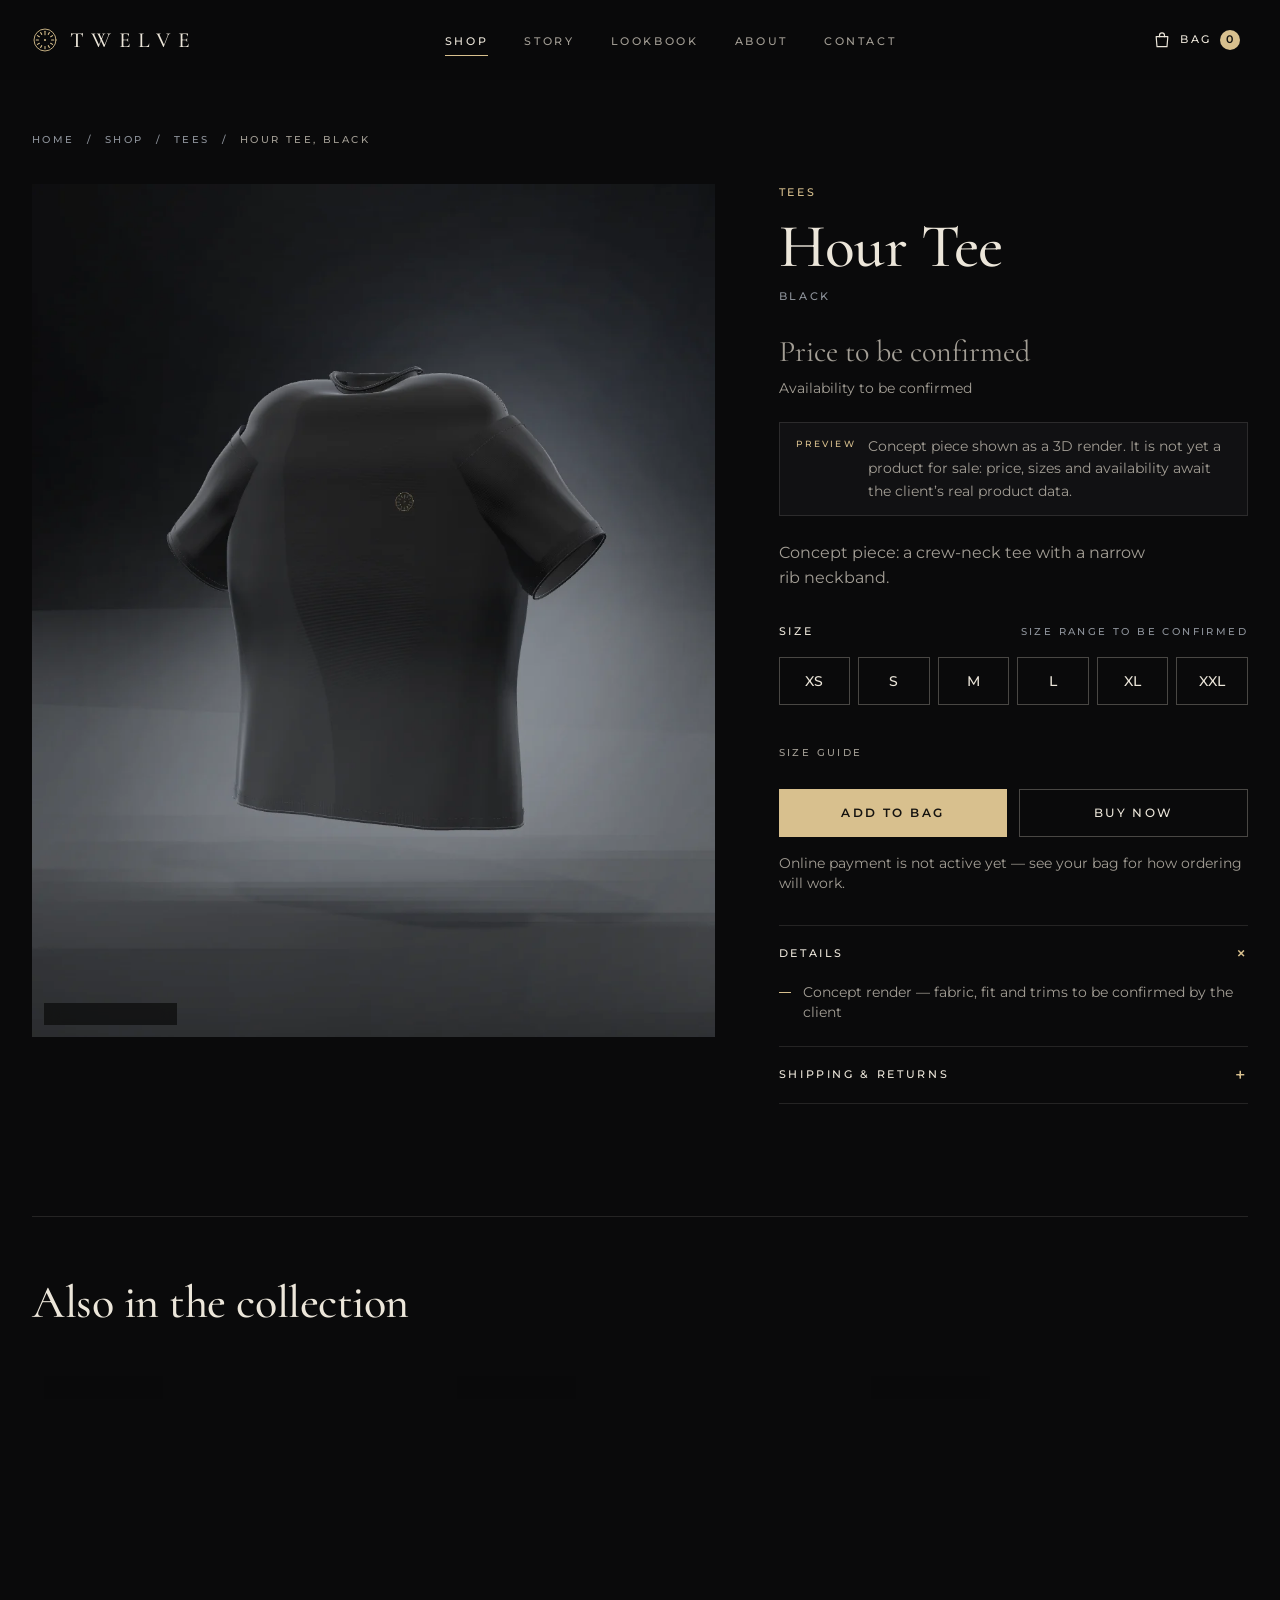
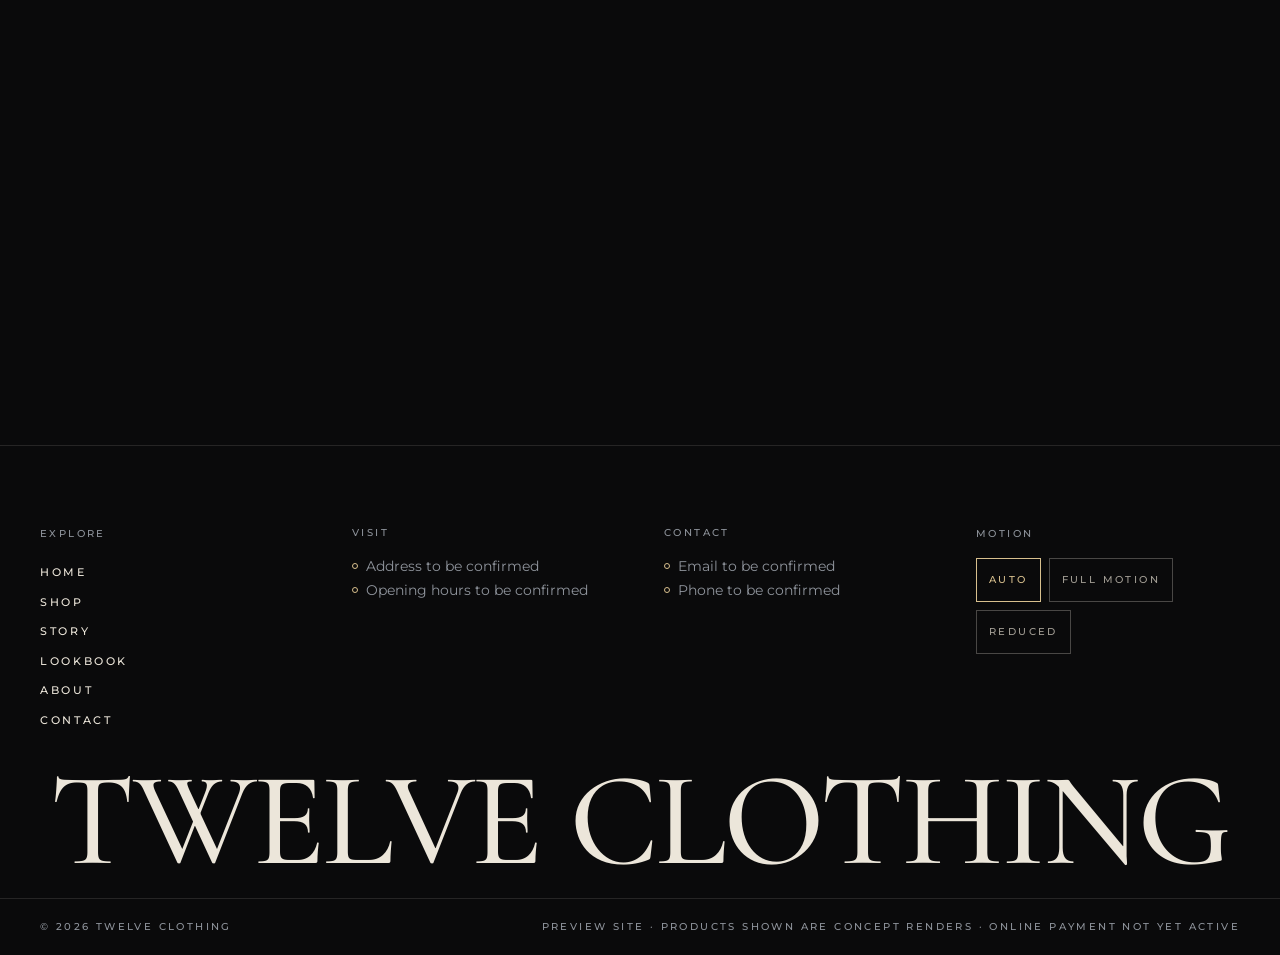
<file: shop/hour-tee-black/index.html>
<!doctype html>
<html lang="en">
  <head>
    <meta charset="UTF-8" />
    <meta name="viewport" content="width=device-width, initial-scale=1, viewport-fit=cover" />
    <meta name="color-scheme" content="dark" />
    <meta name="theme-color" content="#0a0a0b" />
    <title>Hour Tee, Black — Twelve Clothing</title>
    <meta name="description" content="Concept piece: a crew-neck tee with a narrow rib neckband." />
    <meta property="og:title" content="Hour Tee, Black — Twelve Clothing" />
    <meta property="og:description" content="Concept piece: a crew-neck tee with a narrow rib neckband." />
    <meta property="og:image" content="https://iamitact.github.io/amit/renders/story-hero-1600.webp" />
    <link rel="icon" type="image/svg+xml" href="../../favicon.svg" />
    <script type="module" crossorigin src="../../assets/index-CdQv4tuR.js"></script>
    <link rel="modulepreload" crossorigin href="../../assets/jsx-runtime-DjAMF3Pa.js">
    <link rel="modulepreload" crossorigin href="../../assets/catalog-BXiqTuuP.js">
    <link rel="stylesheet" crossorigin href="../../assets/index-BXFTC_73.css">
      <meta name="twelve-root" content="../../" />
    <link rel="canonical" href="https://iamitact.github.io/amit/shop/hour-tee-black/" />
    <meta property="og:url" content="https://iamitact.github.io/amit/shop/hour-tee-black/" />
  </head>
  <body>
    <div id="root"></div>
    <noscript>
      <p style="color:#ece6da;font-family:Georgia,serif;padding:2rem">Twelve Clothing needs JavaScript for its storefront. The Nocturne Polo is a black piqué polo with a rib collar, two-button placket and the embroidered Dial emblem.</p>
    </noscript>
  </body>
</html>
</file>
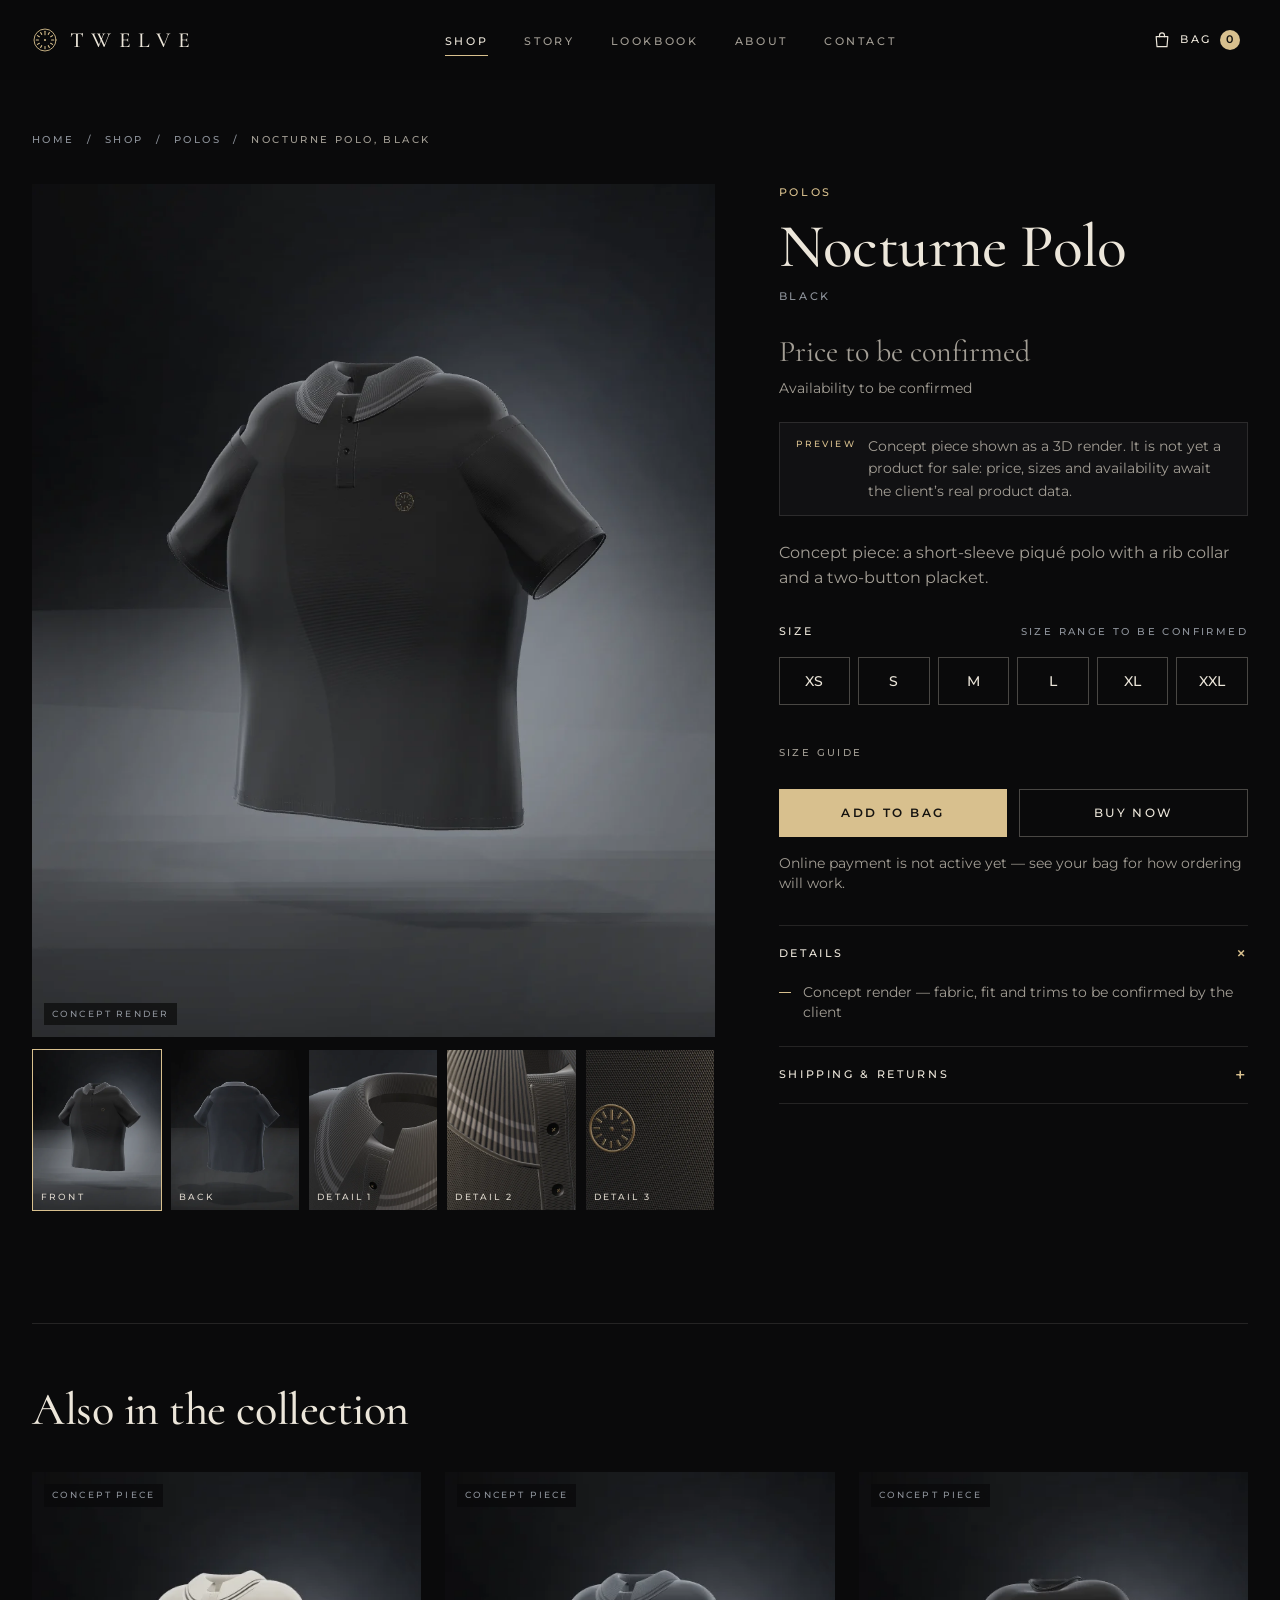
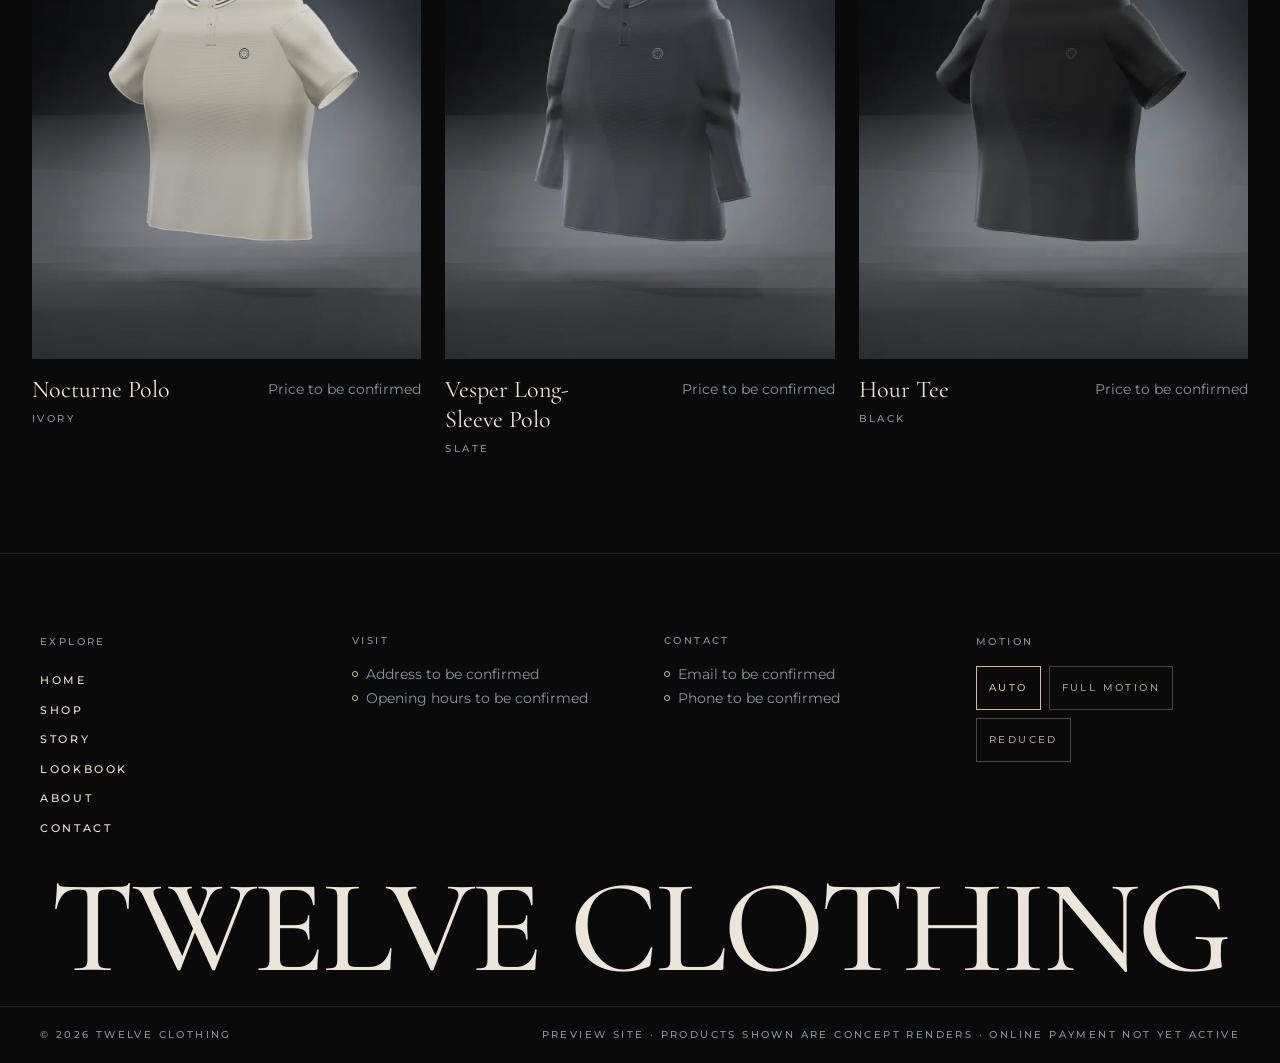
<file: shop/nocturne-polo-black/index.html>
<!doctype html>
<html lang="en">
  <head>
    <meta charset="UTF-8" />
    <meta name="viewport" content="width=device-width, initial-scale=1, viewport-fit=cover" />
    <meta name="color-scheme" content="dark" />
    <meta name="theme-color" content="#0a0a0b" />
    <title>Nocturne Polo, Black — Twelve Clothing</title>
    <meta name="description" content="Concept piece: a short-sleeve piqué polo with a rib collar and a two-button placket." />
    <meta property="og:title" content="Nocturne Polo, Black — Twelve Clothing" />
    <meta property="og:description" content="Concept piece: a short-sleeve piqué polo with a rib collar and a two-button placket." />
    <meta property="og:image" content="https://iamitact.github.io/amit/renders/story-hero-1600.webp" />
    <link rel="icon" type="image/svg+xml" href="../../favicon.svg" />
    <script type="module" crossorigin src="../../assets/index-CdQv4tuR.js"></script>
    <link rel="modulepreload" crossorigin href="../../assets/jsx-runtime-DjAMF3Pa.js">
    <link rel="modulepreload" crossorigin href="../../assets/catalog-BXiqTuuP.js">
    <link rel="stylesheet" crossorigin href="../../assets/index-BXFTC_73.css">
      <meta name="twelve-root" content="../../" />
    <link rel="canonical" href="https://iamitact.github.io/amit/shop/nocturne-polo-black/" />
    <meta property="og:url" content="https://iamitact.github.io/amit/shop/nocturne-polo-black/" />
  </head>
  <body>
    <div id="root"></div>
    <noscript>
      <p style="color:#ece6da;font-family:Georgia,serif;padding:2rem">Twelve Clothing needs JavaScript for its storefront. The Nocturne Polo is a black piqué polo with a rib collar, two-button placket and the embroidered Dial emblem.</p>
    </noscript>
  </body>
</html>
</file>
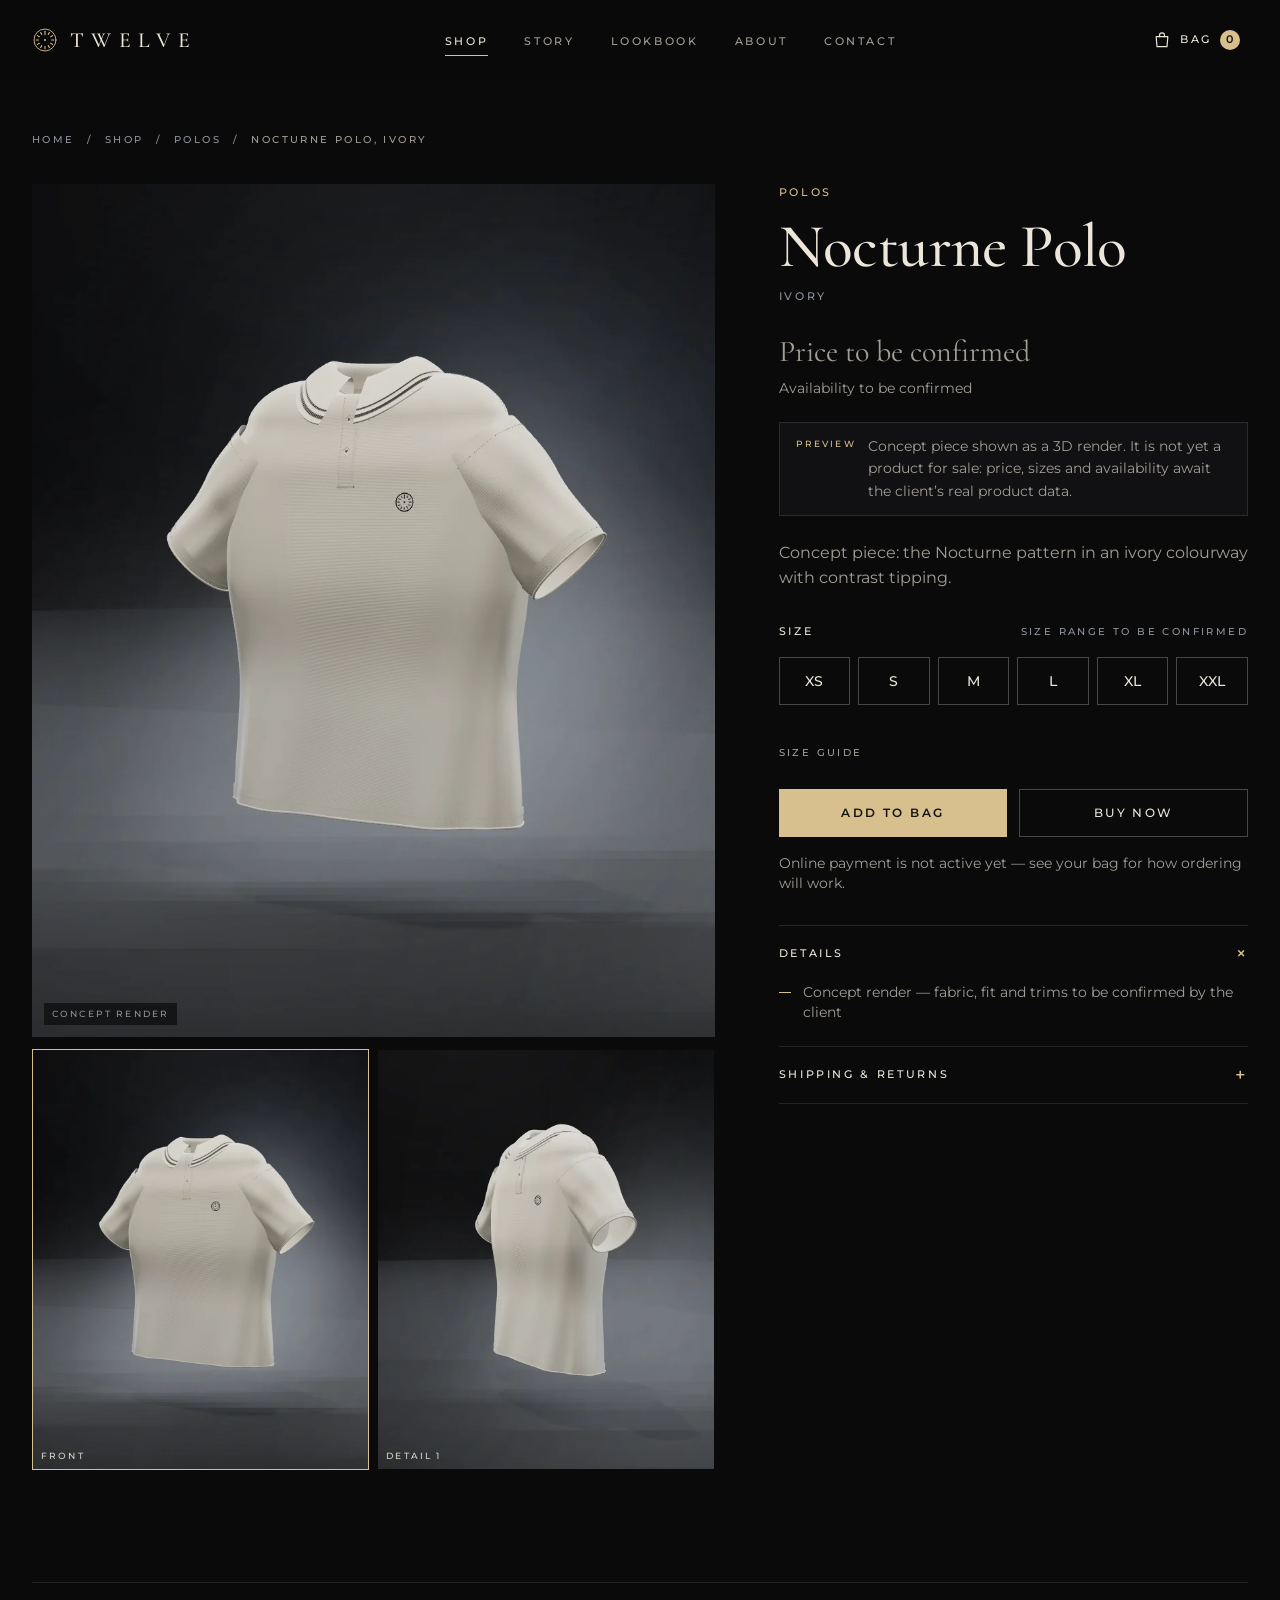
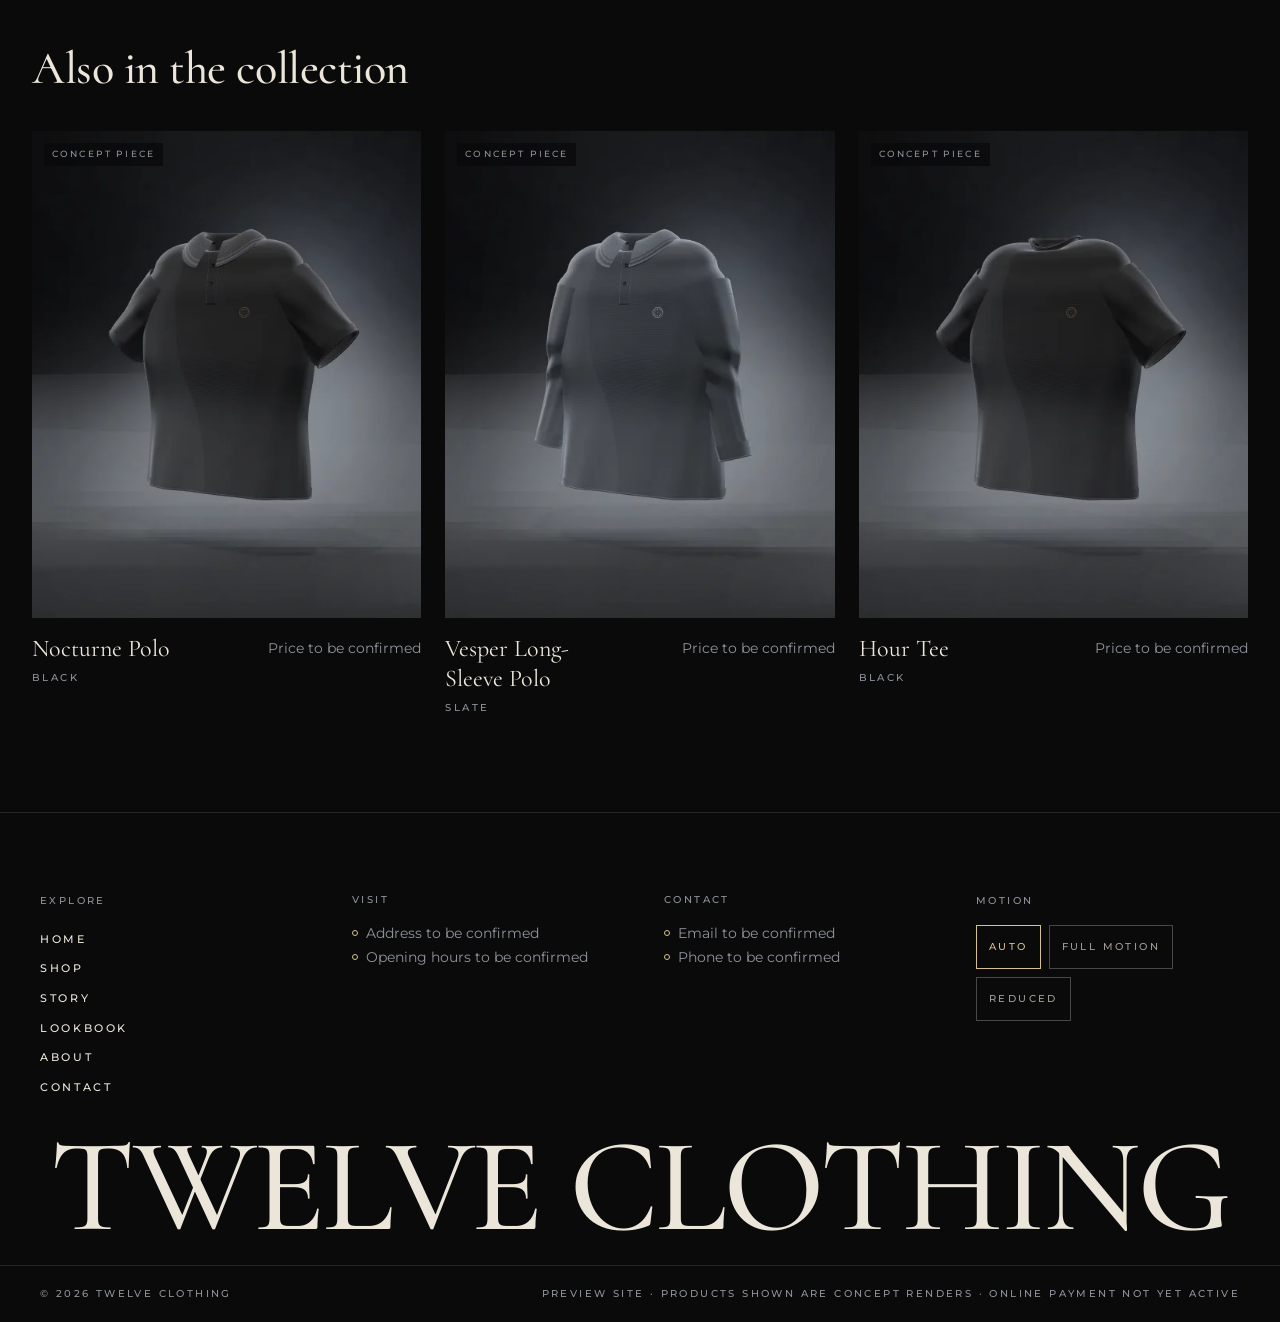
<file: shop/nocturne-polo-ivory/index.html>
<!doctype html>
<html lang="en">
  <head>
    <meta charset="UTF-8" />
    <meta name="viewport" content="width=device-width, initial-scale=1, viewport-fit=cover" />
    <meta name="color-scheme" content="dark" />
    <meta name="theme-color" content="#0a0a0b" />
    <title>Nocturne Polo, Ivory — Twelve Clothing</title>
    <meta name="description" content="Concept piece: the Nocturne pattern in an ivory colourway with contrast tipping." />
    <meta property="og:title" content="Nocturne Polo, Ivory — Twelve Clothing" />
    <meta property="og:description" content="Concept piece: the Nocturne pattern in an ivory colourway with contrast tipping." />
    <meta property="og:image" content="https://iamitact.github.io/amit/renders/story-hero-1600.webp" />
    <link rel="icon" type="image/svg+xml" href="../../favicon.svg" />
    <script type="module" crossorigin src="../../assets/index-CdQv4tuR.js"></script>
    <link rel="modulepreload" crossorigin href="../../assets/jsx-runtime-DjAMF3Pa.js">
    <link rel="modulepreload" crossorigin href="../../assets/catalog-BXiqTuuP.js">
    <link rel="stylesheet" crossorigin href="../../assets/index-BXFTC_73.css">
      <meta name="twelve-root" content="../../" />
    <link rel="canonical" href="https://iamitact.github.io/amit/shop/nocturne-polo-ivory/" />
    <meta property="og:url" content="https://iamitact.github.io/amit/shop/nocturne-polo-ivory/" />
  </head>
  <body>
    <div id="root"></div>
    <noscript>
      <p style="color:#ece6da;font-family:Georgia,serif;padding:2rem">Twelve Clothing needs JavaScript for its storefront. The Nocturne Polo is a black piqué polo with a rib collar, two-button placket and the embroidered Dial emblem.</p>
    </noscript>
  </body>
</html>
</file>
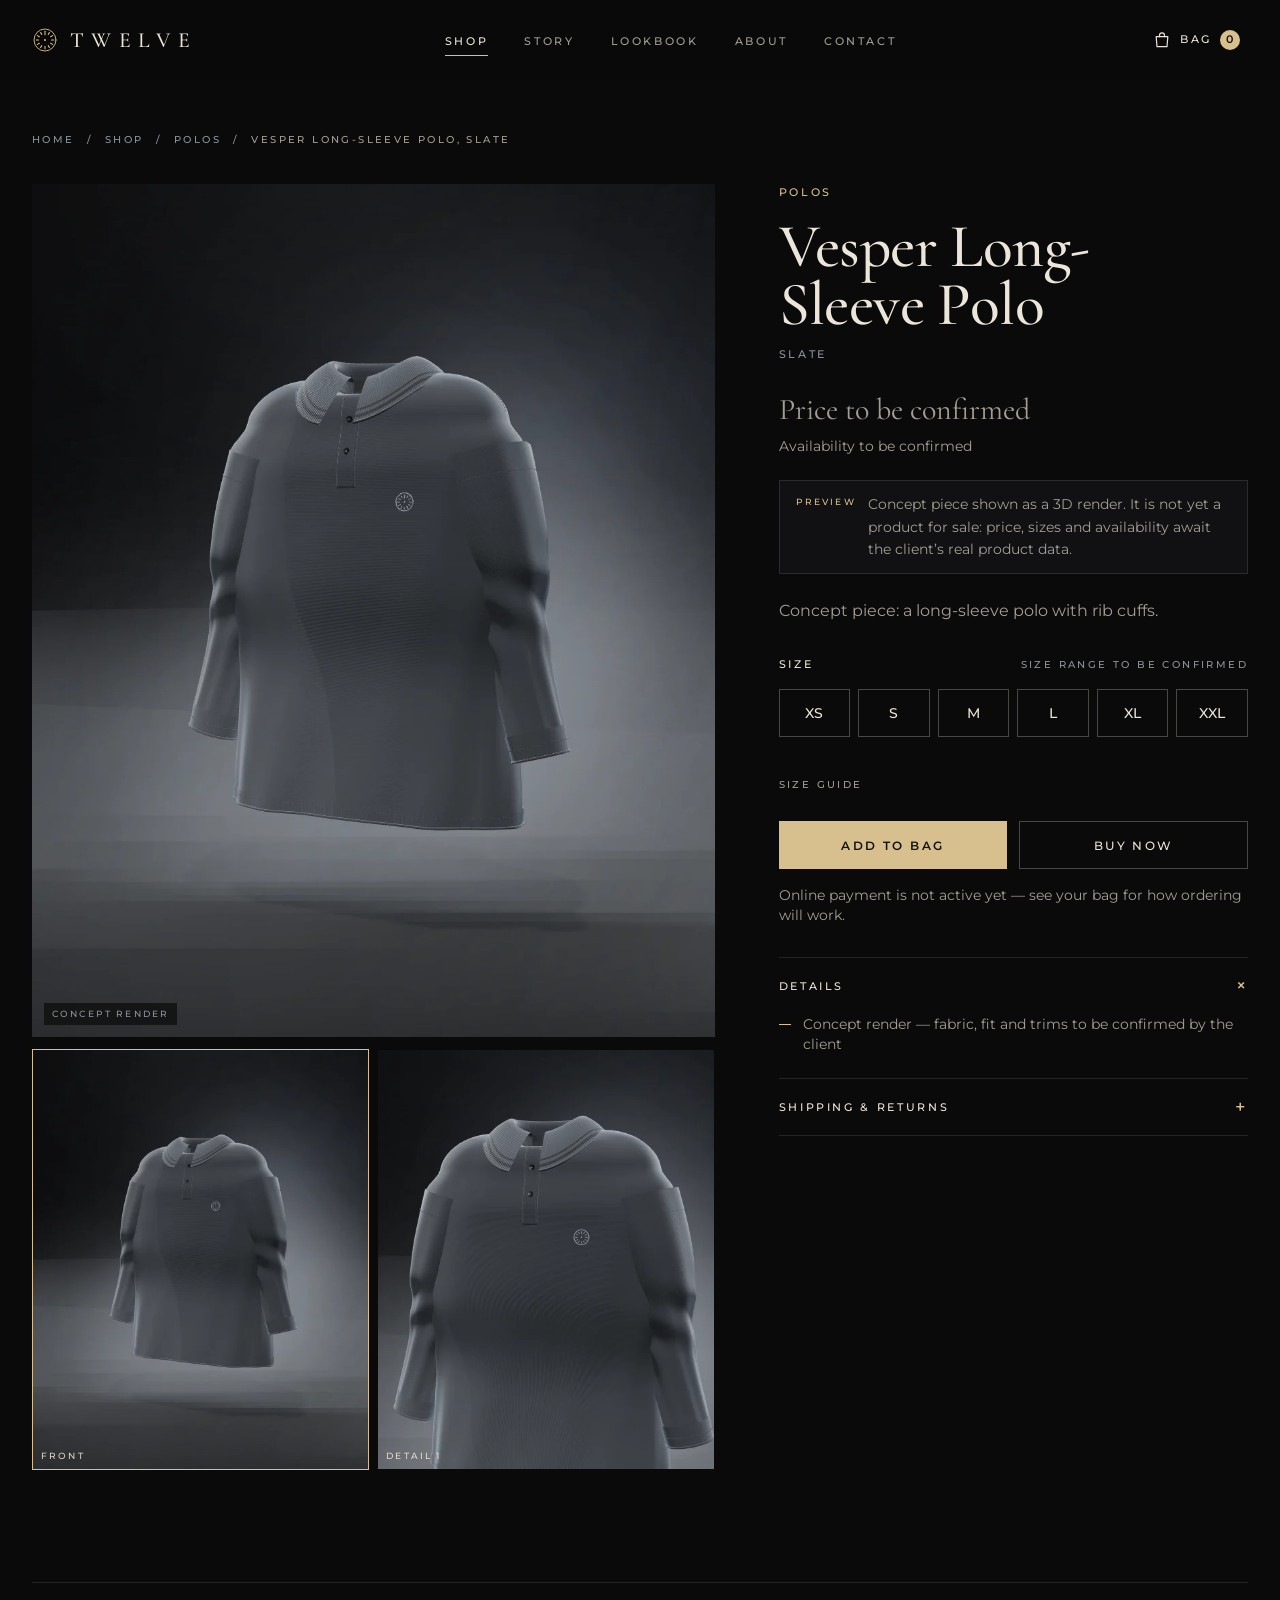
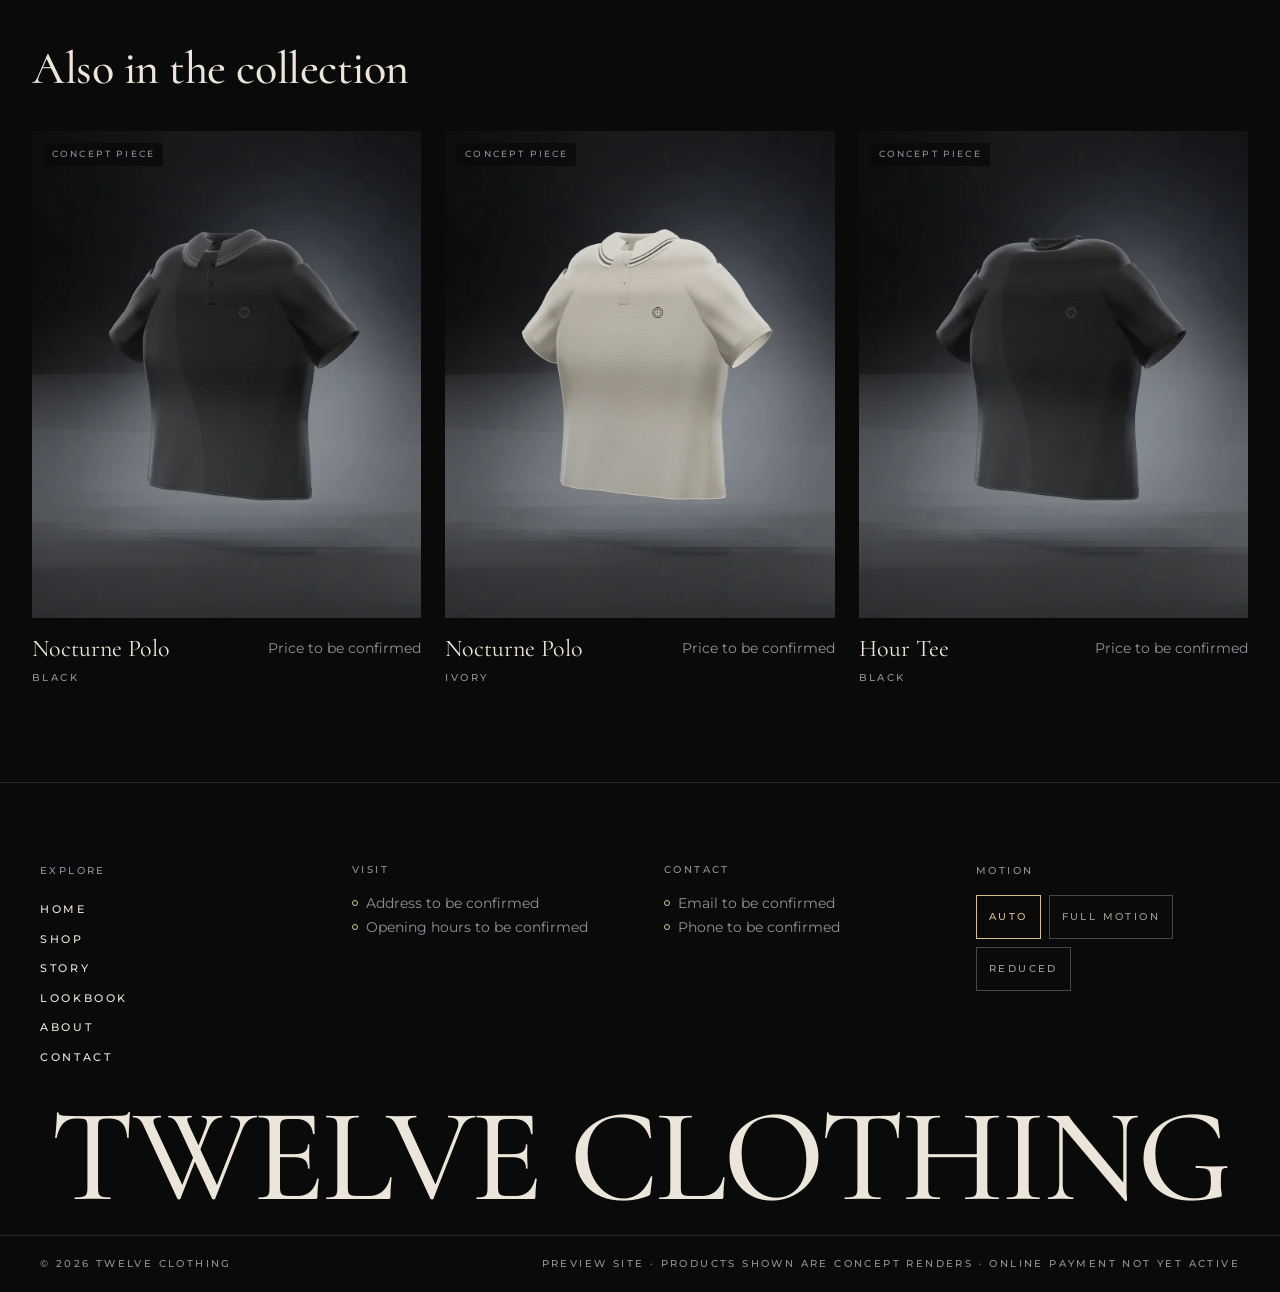
<file: shop/vesper-long-sleeve-polo-slate/index.html>
<!doctype html>
<html lang="en">
  <head>
    <meta charset="UTF-8" />
    <meta name="viewport" content="width=device-width, initial-scale=1, viewport-fit=cover" />
    <meta name="color-scheme" content="dark" />
    <meta name="theme-color" content="#0a0a0b" />
    <title>Vesper Long-Sleeve Polo, Slate — Twelve Clothing</title>
    <meta name="description" content="Concept piece: a long-sleeve polo with rib cuffs." />
    <meta property="og:title" content="Vesper Long-Sleeve Polo, Slate — Twelve Clothing" />
    <meta property="og:description" content="Concept piece: a long-sleeve polo with rib cuffs." />
    <meta property="og:image" content="https://iamitact.github.io/amit/renders/story-hero-1600.webp" />
    <link rel="icon" type="image/svg+xml" href="../../favicon.svg" />
    <script type="module" crossorigin src="../../assets/index-CdQv4tuR.js"></script>
    <link rel="modulepreload" crossorigin href="../../assets/jsx-runtime-DjAMF3Pa.js">
    <link rel="modulepreload" crossorigin href="../../assets/catalog-BXiqTuuP.js">
    <link rel="stylesheet" crossorigin href="../../assets/index-BXFTC_73.css">
      <meta name="twelve-root" content="../../" />
    <link rel="canonical" href="https://iamitact.github.io/amit/shop/vesper-long-sleeve-polo-slate/" />
    <meta property="og:url" content="https://iamitact.github.io/amit/shop/vesper-long-sleeve-polo-slate/" />
  </head>
  <body>
    <div id="root"></div>
    <noscript>
      <p style="color:#ece6da;font-family:Georgia,serif;padding:2rem">Twelve Clothing needs JavaScript for its storefront. The Nocturne Polo is a black piqué polo with a rib collar, two-button placket and the embroidered Dial emblem.</p>
    </noscript>
  </body>
</html>
</file>
<file: assets/index-BXFTC_73.css>
@font-face{font-family:Cormorant;font-style:normal;font-weight:400;font-display:swap;src:url(./cormorant-latin-400-normal-BGH8Vunh.woff2)format("woff2")}@font-face{font-family:Cormorant;font-style:italic;font-weight:400;font-display:swap;src:url(./cormorant-latin-400-italic-BeDyRDAy.woff2)format("woff2")}@font-face{font-family:Cormorant;font-style:normal;font-weight:500;font-display:swap;src:url(./cormorant-latin-500-normal-EBdSCOD3.woff2)format("woff2")}@font-face{font-family:Cormorant;font-style:italic;font-weight:500;font-display:swap;src:url(./cormorant-latin-500-italic-CxaqvXto.woff2)format("woff2")}@font-face{font-family:Montserrat;font-style:normal;font-weight:400;font-display:swap;src:url(./montserrat-latin-400-normal-BLhwKU8k.woff2)format("woff2")}@font-face{font-family:Montserrat;font-style:normal;font-weight:500;font-display:swap;src:url(./montserrat-latin-500-normal-DRFEGfly.woff2)format("woff2")}@font-face{font-family:Montserrat;font-style:normal;font-weight:600;font-display:swap;src:url(./montserrat-latin-600-normal-UVxSCcoG.woff2)format("woff2")}@layer properties{@supports (((-webkit-hyphens:none)) and (not (margin-trim:inline))) or ((-moz-orient:inline) and (not (color:rgb(from red r g b)))){*,:before,:after{--tw-translate-x:0;--tw-translate-y:0;--tw-translate-z:0;--tw-scale-x:1;--tw-scale-y:1;--tw-scale-z:1;--tw-rotate-x:initial;--tw-rotate-y:initial;--tw-rotate-z:initial;--tw-skew-x:initial;--tw-skew-y:initial;--tw-space-y-reverse:0;--tw-divide-y-reverse:0;--tw-border-style:solid;--tw-gradient-position:initial;--tw-gradient-from:#0000;--tw-gradient-via:#0000;--tw-gradient-to:#0000;--tw-gradient-stops:initial;--tw-gradient-via-stops:initial;--tw-gradient-from-position:0%;--tw-gradient-via-position:50%;--tw-gradient-to-position:100%;--tw-leading:initial;--tw-font-weight:initial;--tw-tracking:initial;--tw-ordinal:initial;--tw-slashed-zero:initial;--tw-numeric-figure:initial;--tw-numeric-spacing:initial;--tw-numeric-fraction:initial;--tw-shadow:0 0 #0000;--tw-shadow-color:initial;--tw-shadow-alpha:100%;--tw-inset-shadow:0 0 #0000;--tw-inset-shadow-color:initial;--tw-inset-shadow-alpha:100%;--tw-ring-color:initial;--tw-ring-shadow:0 0 #0000;--tw-inset-ring-color:initial;--tw-inset-ring-shadow:0 0 #0000;--tw-ring-inset:initial;--tw-ring-offset-width:0px;--tw-ring-offset-color:#fff;--tw-ring-offset-shadow:0 0 #0000;--tw-outline-style:solid;--tw-blur:initial;--tw-brightness:initial;--tw-contrast:initial;--tw-grayscale:initial;--tw-hue-rotate:initial;--tw-invert:initial;--tw-opacity:initial;--tw-saturate:initial;--tw-sepia:initial;--tw-drop-shadow:initial;--tw-drop-shadow-color:initial;--tw-drop-shadow-alpha:100%;--tw-drop-shadow-size:initial;--tw-backdrop-blur:initial;--tw-backdrop-brightness:initial;--tw-backdrop-contrast:initial;--tw-backdrop-grayscale:initial;--tw-backdrop-hue-rotate:initial;--tw-backdrop-invert:initial;--tw-backdrop-opacity:initial;--tw-backdrop-saturate:initial;--tw-backdrop-sepia:initial;--tw-duration:initial;--tw-ease:initial}::backdrop{--tw-translate-x:0;--tw-translate-y:0;--tw-translate-z:0;--tw-scale-x:1;--tw-scale-y:1;--tw-scale-z:1;--tw-rotate-x:initial;--tw-rotate-y:initial;--tw-rotate-z:initial;--tw-skew-x:initial;--tw-skew-y:initial;--tw-space-y-reverse:0;--tw-divide-y-reverse:0;--tw-border-style:solid;--tw-gradient-position:initial;--tw-gradient-from:#0000;--tw-gradient-via:#0000;--tw-gradient-to:#0000;--tw-gradient-stops:initial;--tw-gradient-via-stops:initial;--tw-gradient-from-position:0%;--tw-gradient-via-position:50%;--tw-gradient-to-position:100%;--tw-leading:initial;--tw-font-weight:initial;--tw-tracking:initial;--tw-ordinal:initial;--tw-slashed-zero:initial;--tw-numeric-figure:initial;--tw-numeric-spacing:initial;--tw-numeric-fraction:initial;--tw-shadow:0 0 #0000;--tw-shadow-color:initial;--tw-shadow-alpha:100%;--tw-inset-shadow:0 0 #0000;--tw-inset-shadow-color:initial;--tw-inset-shadow-alpha:100%;--tw-ring-color:initial;--tw-ring-shadow:0 0 #0000;--tw-inset-ring-color:initial;--tw-inset-ring-shadow:0 0 #0000;--tw-ring-inset:initial;--tw-ring-offset-width:0px;--tw-ring-offset-color:#fff;--tw-ring-offset-shadow:0 0 #0000;--tw-outline-style:solid;--tw-blur:initial;--tw-brightness:initial;--tw-contrast:initial;--tw-grayscale:initial;--tw-hue-rotate:initial;--tw-invert:initial;--tw-opacity:initial;--tw-saturate:initial;--tw-sepia:initial;--tw-drop-shadow:initial;--tw-drop-shadow-color:initial;--tw-drop-shadow-alpha:100%;--tw-drop-shadow-size:initial;--tw-backdrop-blur:initial;--tw-backdrop-brightness:initial;--tw-backdrop-contrast:initial;--tw-backdrop-grayscale:initial;--tw-backdrop-hue-rotate:initial;--tw-backdrop-invert:initial;--tw-backdrop-opacity:initial;--tw-backdrop-saturate:initial;--tw-backdrop-sepia:initial;--tw-duration:initial;--tw-ease:initial}}}@layer theme{:root,:host{--font-sans:"Montserrat", ui-sans-serif, system-ui, sans-serif;--font-serif:"Cormorant", "Cormorant Garamond", ui-serif, Georgia, serif;--font-mono:ui-monospace, SFMono-Regular, Menlo, Monaco, Consolas, "Liberation Mono", "Courier New", monospace;--spacing:.25rem;--container-xs:20rem;--container-sm:24rem;--container-md:28rem;--container-lg:32rem;--container-2xl:42rem;--container-3xl:48rem;--container-5xl:64rem;--text-xs:.75rem;--text-xs--line-height:calc(1 / .75);--text-sm:.875rem;--text-sm--line-height:calc(1.25 / .875);--text-base:1rem;--text-base--line-height:calc(1.5 / 1);--text-lg:1.125rem;--text-lg--line-height:calc(1.75 / 1.125);--text-xl:1.25rem;--text-xl--line-height:calc(1.75 / 1.25);--text-2xl:1.5rem;--text-2xl--line-height:calc(2 / 1.5);--text-3xl:1.875rem;--text-3xl--line-height:calc(2.25 / 1.875);--text-4xl:2.25rem;--text-4xl--line-height:calc(2.5 / 2.25);--text-5xl:3rem;--text-5xl--line-height:1;--font-weight-normal:400;--font-weight-medium:500;--font-weight-semibold:600;--leading-tight:1.25;--leading-snug:1.375;--leading-relaxed:1.625;--blur-sm:8px;--blur-md:12px;--default-transition-duration:.15s;--default-transition-timing-function:cubic-bezier(.4, 0, .2, 1);--default-font-family:var(--font-sans);--default-mono-font-family:var(--font-mono);--color-ink:#0a0a0b;--color-coal:#111113;--color-smoke:#8e939b;--color-ivory:#ece6da;--color-muted:#a39e95;--color-gold:#d8c08e;--color-gold-strong:#e8d3a6;--color-on-gold:#151310;--color-line:#ece6da1f;--color-line-strong:#ece6da47;--color-error:#f0a08a;--ease-cinema:cubic-bezier(.22, 1, .36, 1)}}@layer base{*,:after,:before{box-sizing:border-box;border:0 solid;margin:0;padding:0}::backdrop{box-sizing:border-box;border:0 solid;margin:0;padding:0}::-webkit-file-upload-button{box-sizing:border-box;border:0 solid;margin:0;padding:0}::file-selector-button{box-sizing:border-box;border:0 solid;margin:0;padding:0}html,:host{-webkit-text-size-adjust:100%;-moz-tab-size:4;tab-size:4;line-height:1.5;font-family:var(--default-font-family,-apple-system, BlinkMacSystemFont, "Segoe UI", Roboto, "Helvetica Neue", "Noto Sans", Arial, sans-serif, "Apple Color Emoji", "Segoe UI Emoji", "Segoe UI Symbol", "Noto Color Emoji");font-feature-settings:var(--default-font-feature-settings,normal);font-variation-settings:var(--default-font-variation-settings,normal);-webkit-tap-highlight-color:transparent}hr{height:0;color:inherit;border-top-width:1px}abbr:where([title]){-webkit-text-decoration:underline dotted;text-decoration:underline dotted}h1,h2,h3,h4,h5,h6{font-size:inherit;font-weight:inherit}a{color:inherit;-webkit-text-decoration:inherit;-webkit-text-decoration:inherit;-webkit-text-decoration:inherit;-webkit-text-decoration:inherit;text-decoration:inherit}b,strong{font-weight:bolder}code,kbd,samp,pre{font-family:var(--default-mono-font-family,ui-monospace, SFMono-Regular, Menlo, Monaco, Consolas, "Liberation Mono", "Courier New", monospace);font-feature-settings:var(--default-mono-font-feature-settings,normal);font-variation-settings:var(--default-mono-font-variation-settings,normal);font-size:1em}small{font-size:80%}sub,sup{vertical-align:baseline;font-size:75%;line-height:0;position:relative}sub{bottom:-.25em}sup{top:-.5em}table{text-indent:0;border-color:inherit;border-collapse:collapse}:-moz-focusring:where(:not(iframe)){outline:auto}progress{vertical-align:baseline}summary{display:list-item}ol,ul,menu{list-style:none}img,svg,video,canvas,audio,iframe,embed,object{vertical-align:middle;display:block}img,video{max-width:100%;height:auto}button,input,select,optgroup,textarea{font:inherit;font-feature-settings:inherit;font-variation-settings:inherit;letter-spacing:inherit;color:inherit;opacity:1;background-color:#0000;border-radius:0}::-webkit-file-upload-button{font:inherit;font-feature-settings:inherit;font-variation-settings:inherit;letter-spacing:inherit;color:inherit;opacity:1;background-color:#0000;border-radius:0}::file-selector-button{font:inherit;font-feature-settings:inherit;font-variation-settings:inherit;letter-spacing:inherit;color:inherit;opacity:1;background-color:#0000;border-radius:0}:where(select:-webkit-any([multiple],[size])) optgroup{font-weight:bolder}:where(select:is([multiple],[size])) optgroup{font-weight:bolder}:where(select:-webkit-any([multiple],[size])) optgroup option{padding-inline-start:20px}:where(select:is([multiple],[size])) optgroup option{padding-inline-start:20px}::-webkit-file-upload-button{margin-inline-end:4px}::file-selector-button{margin-inline-end:4px}::placeholder{opacity:1}@supports (not ((-webkit-appearance:-apple-pay-button))) or (contain-intrinsic-size:1px){::placeholder{color:currentColor}@supports (color:color-mix(in lab, red, red)){::placeholder{color:color-mix(in oklab, currentcolor 50%, transparent)}}}textarea{resize:vertical}::-webkit-search-decoration{-webkit-appearance:none}::-webkit-date-and-time-value{min-height:1lh;text-align:inherit}::-webkit-datetime-edit{display:inline-flex}::-webkit-datetime-edit-fields-wrapper{padding:0}::-webkit-datetime-edit{padding-block-start:0;padding-block-end:0}::-webkit-datetime-edit-year-field{padding-block-start:0;padding-block-end:0}::-webkit-datetime-edit-month-field{padding-block-start:0;padding-block-end:0}::-webkit-datetime-edit-day-field{padding-block-start:0;padding-block-end:0}::-webkit-datetime-edit-hour-field{padding-block-start:0;padding-block-end:0}::-webkit-datetime-edit-minute-field{padding-block-start:0;padding-block-end:0}::-webkit-datetime-edit-second-field{padding-block-start:0;padding-block-end:0}::-webkit-datetime-edit-millisecond-field{padding-block-start:0;padding-block-end:0}::-webkit-datetime-edit-meridiem-field{padding-block-start:0;padding-block-end:0}::-webkit-calendar-picker-indicator{line-height:1}:-moz-ui-invalid{box-shadow:none}button{-webkit-appearance:button;appearance:button}input:where([type=button],[type=reset],[type=submit]){-webkit-appearance:button;appearance:button}::-webkit-file-upload-button{-webkit-appearance:button;appearance:button}::file-selector-button{-webkit-appearance:button;appearance:button}::-webkit-inner-spin-button{height:auto}::-webkit-outer-spin-button{height:auto}[hidden]:where(:not([hidden=until-found])){display:none!important}html{background:var(--color-ink);color:var(--color-ivory);scroll-behavior:smooth;-webkit-text-size-adjust:100%}body{font-family:var(--font-sans);-webkit-font-smoothing:antialiased;-moz-osx-font-smoothing:grayscale;font-size:1rem;line-height:1.6;overflow-x:clip}::selection{background:var(--color-gold);color:var(--color-on-gold)}:focus-visible{outline:2px solid var(--color-gold);outline-offset:3px;border-radius:2px}button,[role=button],a,summary,label[for]{cursor:pointer}h1,h2,h3{text-wrap:balance}p{text-wrap:pretty}img{max-width:100%;height:auto}dialog{color:inherit}dialog::backdrop{-webkit-backdrop-filter:blur(3px);backdrop-filter:blur(3px);background:#050506b8}@media (prefers-reduced-motion:reduce){html{scroll-behavior:auto}*,:before,:after{transition-duration:.01ms!important;animation-duration:.01ms!important;animation-iteration-count:1!important}}}@layer components{.label{font-family:var(--font-sans);letter-spacing:.24em;text-transform:uppercase;font-size:.6875rem;font-weight:500}.display{font-family:var(--font-serif);letter-spacing:-.01em;font-weight:500;line-height:.95}.btn-gold{background:var(--color-gold);min-height:3rem;color:var(--color-on-gold);letter-spacing:.2em;text-transform:uppercase;transition:background-color .22s var(--ease-cinema), transform .22s var(--ease-cinema);justify-content:center;align-items:center;gap:.75rem;padding:0 1.75rem;font-size:.75rem;font-weight:600;display:inline-flex}.btn-gold:hover{background:var(--color-gold-strong)}.btn-gold:active{transform:translateY(1px)}.btn-ghost{border:1px solid var(--color-line-strong);min-height:3rem;color:var(--color-ivory);letter-spacing:.2em;text-transform:uppercase;transition:border-color .22s var(--ease-cinema), background-color .22s var(--ease-cinema);justify-content:center;align-items:center;gap:.75rem;padding:0 1.5rem;font-size:.75rem;font-weight:500;display:inline-flex}.btn-ghost:hover{border-color:var(--color-ivory);background:#ece6da0d}.link-line{transition:background-size .3s var(--ease-cinema);background-image:linear-gradient(currentColor,currentColor);background-position:0 100%;background-repeat:no-repeat;background-size:0% 1px}.link-line:hover{background-size:100% 1px}.link-line:focus-visible{background-size:100% 1px}.sr-only-focusable:not(:focus){clip:rect(0 0 0 0);white-space:nowrap;width:1px;height:1px;position:absolute;overflow:hidden}}@layer utilities{.pointer-events-auto{pointer-events:auto}.pointer-events-none{pointer-events:none}.visible{visibility:visible}.sr-only{clip-path:inset(50%);white-space:nowrap;border-width:0;width:1px;height:1px;margin:-1px;padding:0;position:absolute;overflow:hidden}.absolute{position:absolute}.fixed{position:fixed}.relative{position:relative}.static{position:static}.sticky{position:sticky}.inset-0{top:0;bottom:0;left:0;right:0}.-inset-x-10{inset-inline:calc(var(--spacing) * -10)}.inset-x-0{left:0;right:0}.inset-x-3{inset-inline:calc(var(--spacing) * 3)}.-inset-y-12{inset-block:calc(var(--spacing) * -12)}.inset-y-0{top:0;bottom:0}.-top-\[0\.55rem\]{top:-.55rem}.-top-\[3px\]{top:-3px}.top-0{top:0}.top-1\/2{top:50%}.top-3{top:calc(var(--spacing) * 3)}.top-20{top:calc(var(--spacing) * 20)}.top-\[17svh\]{top:17svh}.top-\[23svh\]{top:23svh}.right-3{right:calc(var(--spacing) * 3)}.right-5{right:calc(var(--spacing) * 5)}.right-6{right:calc(var(--spacing) * 6)}.bottom-0{bottom:0}.bottom-1\.5{bottom:calc(var(--spacing) * 1.5)}.bottom-3{bottom:calc(var(--spacing) * 3)}.bottom-\[6svh\]{bottom:6svh}.bottom-\[7svh\]{bottom:7svh}.bottom-\[9svh\]{bottom:9svh}.-left-\[3px\]{left:-3px}.left-0{left:0}.left-2{left:calc(var(--spacing) * 2)}.left-3{left:calc(var(--spacing) * 3)}.left-4{left:calc(var(--spacing) * 4)}.left-6{left:calc(var(--spacing) * 6)}.left-8{left:calc(var(--spacing) * 8)}.isolate{isolation:isolate}.-z-10{z-index:calc(10 * -1)}.z-10{z-index:10}.z-50{z-index:50}.z-\[60\]{z-index:60}.col-span-5{grid-column:span 5/span 5}.col-span-7{grid-column:span 7/span 7}.col-span-8{grid-column:span 8/span 8}.col-span-12{grid-column:span 12/span 12}.col-start-5{grid-column-start:5}.container{width:100%}@media (min-width:40rem){.container{max-width:40rem}}@media (min-width:48rem){.container{max-width:48rem}}@media (min-width:64rem){.container{max-width:64rem}}@media (min-width:80rem){.container{max-width:80rem}}@media (min-width:96rem){.container{max-width:96rem}}.m-auto{margin:auto}.mx-3{margin-inline:calc(var(--spacing) * 3)}.mx-auto{margin-inline-start:auto;margin-inline-end:auto}.mt-0\.5{margin-top:calc(var(--spacing) * .5)}.mt-1{margin-top:var(--spacing)}.mt-1\.5{margin-top:calc(var(--spacing) * 1.5)}.mt-2{margin-top:calc(var(--spacing) * 2)}.mt-2\.5{margin-top:calc(var(--spacing) * 2.5)}.mt-3{margin-top:calc(var(--spacing) * 3)}.mt-4{margin-top:calc(var(--spacing) * 4)}.mt-5{margin-top:calc(var(--spacing) * 5)}.mt-6{margin-top:calc(var(--spacing) * 6)}.mt-7{margin-top:calc(var(--spacing) * 7)}.mt-8{margin-top:calc(var(--spacing) * 8)}.mt-9{margin-top:calc(var(--spacing) * 9)}.mt-10{margin-top:calc(var(--spacing) * 10)}.mt-12{margin-top:calc(var(--spacing) * 12)}.mt-16{margin-top:calc(var(--spacing) * 16)}.mt-20{margin-top:calc(var(--spacing) * 20)}.mt-24{margin-top:calc(var(--spacing) * 24)}.mt-28{margin-top:calc(var(--spacing) * 28)}.mt-auto{margin-top:auto}.mr-0{margin-right:0}.mb-2{margin-bottom:calc(var(--spacing) * 2)}.mb-3{margin-bottom:calc(var(--spacing) * 3)}.mb-4{margin-bottom:calc(var(--spacing) * 4)}.mb-5{margin-bottom:calc(var(--spacing) * 5)}.ml-auto{margin-left:auto}.block{display:block}.contents{display:contents}.flex{display:flex}.grid{display:grid}.hidden{display:none}.inline-block{display:inline-block}.inline-flex{display:inline-flex}.aspect-\[4\/5\]{aspect-ratio:4/5}.h-1\.5{height:calc(var(--spacing) * 1.5)}.h-1\/2{height:50%}.h-2\/5{height:40%}.h-3{height:calc(var(--spacing) * 3)}.h-5{height:calc(var(--spacing) * 5)}.h-8{height:calc(var(--spacing) * 8)}.h-11{height:calc(var(--spacing) * 11)}.h-12{height:calc(var(--spacing) * 12)}.h-16{height:calc(var(--spacing) * 16)}.h-40{height:calc(var(--spacing) * 40)}.h-\[7\.5rem\]{height:7.5rem}.h-\[7px\]{height:7px}.h-\[34vh\]{height:34vh}.h-\[55\%\]{height:55%}.h-\[760svh\]{height:760svh}.h-\[calc\(100svh-4rem\)\]{height:calc(100svh - 4rem)}.h-dvh{height:100dvh}.h-full{height:100%}.h-px{height:1px}.h-svh{height:100svh}.max-h-\[88svh\]{max-height:88svh}.max-h-\[92dvh\]{max-height:92dvh}.max-h-dvh{max-height:100dvh}.min-h-5{min-height:calc(var(--spacing) * 5)}.min-h-9{min-height:calc(var(--spacing) * 9)}.min-h-11{min-height:calc(var(--spacing) * 11)}.min-h-12{min-height:calc(var(--spacing) * 12)}.min-h-14{min-height:calc(var(--spacing) * 14)}.min-h-\[36rem\]{min-height:36rem}.min-h-\[80svh\]{min-height:80svh}.min-h-svh{min-height:100svh}.w-1\.5{width:calc(var(--spacing) * 1.5)}.w-1\/2{width:50%}.w-3{width:calc(var(--spacing) * 3)}.w-5{width:calc(var(--spacing) * 5)}.w-8{width:calc(var(--spacing) * 8)}.w-11{width:calc(var(--spacing) * 11)}.w-24{width:calc(var(--spacing) * 24)}.w-32{width:calc(var(--spacing) * 32)}.w-\[7px\]{width:7px}.w-\[calc\(100\%-2rem\)\]{width:calc(100% - 2rem)}.w-full{width:100%}.w-max{width:max-content}.w-px{width:1px}.max-w-2xl{max-width:var(--container-2xl)}.max-w-3xl{max-width:var(--container-3xl)}.max-w-5xl{max-width:var(--container-5xl)}.max-w-\[8\.5rem\]{max-width:8.5rem}.max-w-\[14ch\]{max-width:14ch}.max-w-\[16ch\]{max-width:16ch}.max-w-\[1200px\]{max-width:1200px}.max-w-\[1500px\]{max-width:1500px}.max-w-\[1600px\]{max-width:1600px}.max-w-lg{max-width:var(--container-lg)}.max-w-md{max-width:var(--container-md)}.max-w-sm{max-width:var(--container-sm)}.max-w-xs{max-width:var(--container-xs)}.min-w-0{min-width:0}.min-w-5{min-width:calc(var(--spacing) * 5)}.min-w-11{min-width:calc(var(--spacing) * 11)}.min-w-\[28rem\]{min-width:28rem}.flex-1{flex:1}.shrink-0{flex-shrink:0}.origin-top{transform-origin:top}.-translate-y-1\/2{--tw-translate-y:calc(calc(1 / 2 * 100%) * -1);translate:var(--tw-translate-x) var(--tw-translate-y)}.translate-y-0{--tw-translate-y:0px;translate:var(--tw-translate-x) var(--tw-translate-y)}.translate-y-2{--tw-translate-y:calc(var(--spacing) * 2);translate:var(--tw-translate-x) var(--tw-translate-y)}.translate-y-3{--tw-translate-y:calc(var(--spacing) * 3);translate:var(--tw-translate-x) var(--tw-translate-y)}.scale-100{--tw-scale-x:100%;--tw-scale-y:100%;--tw-scale-z:100%;scale:var(--tw-scale-x) var(--tw-scale-y)}.scale-\[1\.02\]{scale:1.02}.transform{transform:var(--tw-rotate-x,) var(--tw-rotate-y,) var(--tw-rotate-z,) var(--tw-skew-x,) var(--tw-skew-y,)}.animate-\[cue_2\.4s_var\(--ease-cinema\)_infinite\]{animation:cue 2.4s var(--ease-cinema) infinite}.cursor-not-allowed{cursor:not-allowed}.cursor-pointer{cursor:pointer}.resize{resize:both}.list-none{list-style-type:none}.grid-cols-1{grid-template-columns:repeat(1,minmax(0,1fr))}.grid-cols-12{grid-template-columns:repeat(12,minmax(0,1fr))}.flex-col{flex-direction:column}.flex-wrap{flex-wrap:wrap}.content-start{align-content:flex-start}.items-baseline{align-items:baseline}.items-center{align-items:center}.items-end{align-items:flex-end}.items-start{align-items:flex-start}.justify-between{justify-content:space-between}.justify-center{justify-content:center}.justify-end{justify-content:flex-end}.gap-1{gap:var(--spacing)}.gap-2{gap:calc(var(--spacing) * 2)}.gap-3{gap:calc(var(--spacing) * 3)}.gap-4{gap:calc(var(--spacing) * 4)}.gap-5{gap:calc(var(--spacing) * 5)}.gap-6{gap:calc(var(--spacing) * 6)}.gap-8{gap:calc(var(--spacing) * 8)}.gap-9{gap:calc(var(--spacing) * 9)}.gap-10{gap:calc(var(--spacing) * 10)}.gap-12{gap:calc(var(--spacing) * 12)}.gap-14{gap:calc(var(--spacing) * 14)}:where(.space-y-1\.5>:not(:last-child)){--tw-space-y-reverse:0;margin-block-start:calc(calc(var(--spacing) * 1.5) * var(--tw-space-y-reverse));margin-block-end:calc(calc(var(--spacing) * 1.5) * calc(1 - var(--tw-space-y-reverse)))}:where(.space-y-2>:not(:last-child)){--tw-space-y-reverse:0;margin-block-start:calc(calc(var(--spacing) * 2) * var(--tw-space-y-reverse));margin-block-end:calc(calc(var(--spacing) * 2) * calc(1 - var(--tw-space-y-reverse)))}:where(.space-y-3>:not(:last-child)){--tw-space-y-reverse:0;margin-block-start:calc(calc(var(--spacing) * 3) * var(--tw-space-y-reverse));margin-block-end:calc(calc(var(--spacing) * 3) * calc(1 - var(--tw-space-y-reverse)))}:where(.space-y-4>:not(:last-child)){--tw-space-y-reverse:0;margin-block-start:calc(calc(var(--spacing) * 4) * var(--tw-space-y-reverse));margin-block-end:calc(calc(var(--spacing) * 4) * calc(1 - var(--tw-space-y-reverse)))}:where(.space-y-5>:not(:last-child)){--tw-space-y-reverse:0;margin-block-start:calc(calc(var(--spacing) * 5) * var(--tw-space-y-reverse));margin-block-end:calc(calc(var(--spacing) * 5) * calc(1 - var(--tw-space-y-reverse)))}.gap-x-3{column-gap:calc(var(--spacing) * 3)}.gap-x-4{column-gap:calc(var(--spacing) * 4)}.gap-x-6{column-gap:calc(var(--spacing) * 6)}.gap-x-10{column-gap:calc(var(--spacing) * 10)}.gap-y-1{row-gap:var(--spacing)}.gap-y-14{row-gap:calc(var(--spacing) * 14)}.gap-y-16{row-gap:calc(var(--spacing) * 16)}:where(.divide-y>:not(:last-child)){--tw-divide-y-reverse:0;border-bottom-style:var(--tw-border-style);border-top-style:var(--tw-border-style);border-top-width:calc(1px * var(--tw-divide-y-reverse));border-bottom-width:calc(1px * calc(1 - var(--tw-divide-y-reverse)))}:where(.divide-line>:not(:last-child)){border-color:var(--color-line)}.overflow-hidden{overflow:hidden}.overflow-x-auto{overflow-x:auto}.overflow-y-auto{overflow-y:auto}.rounded-full{border-radius:2147483647px}.border{border-style:var(--tw-border-style);border-width:1px}.border-y{border-block-style:var(--tw-border-style);border-block-start-width:1px;border-block-end-width:1px}.border-t{border-top-style:var(--tw-border-style);border-top-width:1px}.border-b{border-bottom-style:var(--tw-border-style);border-bottom-width:1px}.border-dashed{--tw-border-style:dashed;border-style:dashed}.border-gold{border-color:var(--color-gold)}.border-line{border-color:var(--color-line)}.border-line-strong{border-color:var(--color-line-strong)}.border-transparent{border-color:#0000}.bg-coal{background-color:var(--color-coal)}.bg-gold{background-color:var(--color-gold)}.bg-gold\/60{background-color:#d8c08e99}@supports (color:color-mix(in lab, red, red)){.bg-gold\/60{background-color:color-mix(in oklab, var(--color-gold) 60%, transparent)}}.bg-ink{background-color:var(--color-ink)}.bg-ink\/30{background-color:#0a0a0b4d}@supports (color:color-mix(in lab, red, red)){.bg-ink\/30{background-color:color-mix(in oklab, var(--color-ink) 30%, transparent)}}.bg-ink\/40{background-color:#0a0a0b66}@supports (color:color-mix(in lab, red, red)){.bg-ink\/40{background-color:color-mix(in oklab, var(--color-ink) 40%, transparent)}}.bg-ink\/70{background-color:#0a0a0bb3}@supports (color:color-mix(in lab, red, red)){.bg-ink\/70{background-color:color-mix(in oklab, var(--color-ink) 70%, transparent)}}.bg-ink\/75{background-color:#0a0a0bbf}@supports (color:color-mix(in lab, red, red)){.bg-ink\/75{background-color:color-mix(in oklab, var(--color-ink) 75%, transparent)}}.bg-ink\/88{background-color:#0a0a0be0}@supports (color:color-mix(in lab, red, red)){.bg-ink\/88{background-color:color-mix(in oklab, var(--color-ink) 88%, transparent)}}.bg-ivory\/95{background-color:#ece6daf2}@supports (color:color-mix(in lab, red, red)){.bg-ivory\/95{background-color:color-mix(in oklab, var(--color-ivory) 95%, transparent)}}.bg-line{background-color:var(--color-line)}.bg-transparent{background-color:#0000}.bg-gradient-to-b{--tw-gradient-position:to bottom in oklab;background-image:linear-gradient(var(--tw-gradient-stops))}.bg-gradient-to-r{--tw-gradient-position:to right in oklab;background-image:linear-gradient(var(--tw-gradient-stops))}.bg-gradient-to-t{--tw-gradient-position:to top in oklab;background-image:linear-gradient(var(--tw-gradient-stops))}.bg-\[radial-gradient\(closest-side\,rgba\(10\,10\,11\,0\.82\)\,rgba\(10\,10\,11\,0\.5\)_60\%\,transparent\)\]{background-image:radial-gradient(closest-side,#0a0a0bd1,#0a0a0b80 60%,#0000)}.from-ink{--tw-gradient-from:var(--color-ink);--tw-gradient-stops:var(--tw-gradient-via-stops,var(--tw-gradient-position), var(--tw-gradient-from) var(--tw-gradient-from-position), var(--tw-gradient-to) var(--tw-gradient-to-position))}.from-ink\/70{--tw-gradient-from:#0a0a0bb3}@supports (color:color-mix(in lab, red, red)){.from-ink\/70{--tw-gradient-from:color-mix(in oklab, var(--color-ink) 70%, transparent)}}.from-ink\/70{--tw-gradient-stops:var(--tw-gradient-via-stops,var(--tw-gradient-position), var(--tw-gradient-from) var(--tw-gradient-from-position), var(--tw-gradient-to) var(--tw-gradient-to-position))}.from-ink\/80{--tw-gradient-from:#0a0a0bcc}@supports (color:color-mix(in lab, red, red)){.from-ink\/80{--tw-gradient-from:color-mix(in oklab, var(--color-ink) 80%, transparent)}}.from-ink\/80{--tw-gradient-stops:var(--tw-gradient-via-stops,var(--tw-gradient-position), var(--tw-gradient-from) var(--tw-gradient-from-position), var(--tw-gradient-to) var(--tw-gradient-to-position))}.via-ink\/20{--tw-gradient-via:#0a0a0b33}@supports (color:color-mix(in lab, red, red)){.via-ink\/20{--tw-gradient-via:color-mix(in oklab, var(--color-ink) 20%, transparent)}}.via-ink\/20{--tw-gradient-via-stops:var(--tw-gradient-position), var(--tw-gradient-from) var(--tw-gradient-from-position), var(--tw-gradient-via) var(--tw-gradient-via-position), var(--tw-gradient-to) var(--tw-gradient-to-position);--tw-gradient-stops:var(--tw-gradient-via-stops)}.via-ink\/40{--tw-gradient-via:#0a0a0b66}@supports (color:color-mix(in lab, red, red)){.via-ink\/40{--tw-gradient-via:color-mix(in oklab, var(--color-ink) 40%, transparent)}}.via-ink\/40{--tw-gradient-via-stops:var(--tw-gradient-position), var(--tw-gradient-from) var(--tw-gradient-from-position), var(--tw-gradient-via) var(--tw-gradient-via-position), var(--tw-gradient-to) var(--tw-gradient-to-position);--tw-gradient-stops:var(--tw-gradient-via-stops)}.to-transparent{--tw-gradient-to:transparent;--tw-gradient-stops:var(--tw-gradient-via-stops,var(--tw-gradient-position), var(--tw-gradient-from) var(--tw-gradient-from-position), var(--tw-gradient-to) var(--tw-gradient-to-position))}.object-cover{object-fit:cover}.p-0{padding:0}.p-6{padding:calc(var(--spacing) * 6)}.px-1{padding-inline:var(--spacing)}.px-2{padding-inline:calc(var(--spacing) * 2)}.px-3{padding-inline:calc(var(--spacing) * 3)}.px-4{padding-inline:calc(var(--spacing) * 4)}.px-6{padding-inline:calc(var(--spacing) * 6)}.px-8{padding-inline:calc(var(--spacing) * 8)}.py-1{padding-block:var(--spacing)}.py-1\.5{padding-block:calc(var(--spacing) * 1.5)}.py-2{padding-block:calc(var(--spacing) * 2)}.py-3{padding-block:calc(var(--spacing) * 3)}.py-5{padding-block:calc(var(--spacing) * 5)}.py-6{padding-block:calc(var(--spacing) * 6)}.py-20{padding-block:calc(var(--spacing) * 20)}.py-24{padding-block:calc(var(--spacing) * 24)}.pt-1{padding-top:var(--spacing)}.pt-3{padding-top:calc(var(--spacing) * 3)}.pt-6{padding-top:calc(var(--spacing) * 6)}.pt-12{padding-top:calc(var(--spacing) * 12)}.pt-16{padding-top:calc(var(--spacing) * 16)}.pt-20{padding-top:calc(var(--spacing) * 20)}.pt-24{padding-top:calc(var(--spacing) * 24)}.pt-28{padding-top:calc(var(--spacing) * 28)}.pt-32{padding-top:calc(var(--spacing) * 32)}.pt-\[15svh\]{padding-top:15svh}.pt-\[16svh\]{padding-top:16svh}.pr-4{padding-right:calc(var(--spacing) * 4)}.pb-6{padding-bottom:calc(var(--spacing) * 6)}.pb-8{padding-bottom:calc(var(--spacing) * 8)}.pb-10{padding-bottom:calc(var(--spacing) * 10)}.pb-24{padding-bottom:calc(var(--spacing) * 24)}.pb-28{padding-bottom:calc(var(--spacing) * 28)}.pb-\[6svh\]{padding-bottom:6svh}.pb-\[7svh\]{padding-bottom:7svh}.text-center{text-align:center}.text-left{text-align:left}.text-right{text-align:right}.font-serif{font-family:var(--font-serif)}.text-2xl{font-size:var(--text-2xl);line-height:var(--tw-leading,var(--text-2xl--line-height))}.text-3xl{font-size:var(--text-3xl);line-height:var(--tw-leading,var(--text-3xl--line-height))}.text-4xl{font-size:var(--text-4xl);line-height:var(--tw-leading,var(--text-4xl--line-height))}.text-5xl{font-size:var(--text-5xl);line-height:var(--tw-leading,var(--text-5xl--line-height))}.text-base{font-size:var(--text-base);line-height:var(--tw-leading,var(--text-base--line-height))}.text-lg{font-size:var(--text-lg);line-height:var(--tw-leading,var(--text-lg--line-height))}.text-sm{font-size:var(--text-sm);line-height:var(--tw-leading,var(--text-sm--line-height))}.text-xl{font-size:var(--text-xl);line-height:var(--tw-leading,var(--text-xl--line-height))}.text-xs{font-size:var(--text-xs);line-height:var(--tw-leading,var(--text-xs--line-height))}.text-\[0\.95rem\]{font-size:.95rem}.text-\[0\.625rem\]{font-size:.625rem}.text-\[0\.5625rem\]{font-size:.5625rem}.text-\[0\.6875rem\]{font-size:.6875rem}.text-\[1\.35rem\]{font-size:1.35rem}.text-\[clamp\(2\.2rem\,3\.6vw\,3\.4rem\)\]{font-size:clamp(2.2rem,3.6vw,3.4rem)}.text-\[clamp\(2\.2rem\,4\.6vw\,4\.4rem\)\]{font-size:clamp(2.2rem,4.6vw,4.4rem)}.text-\[clamp\(2\.4rem\,4\.6vw\,4\.4rem\)\]{font-size:clamp(2.4rem,4.6vw,4.4rem)}.text-\[clamp\(2\.4rem\,4vw\,3\.8rem\)\]{font-size:clamp(2.4rem,4vw,3.8rem)}.text-\[clamp\(2\.6rem\,4\.6vw\,4\.4rem\)\]{font-size:clamp(2.6rem,4.6vw,4.4rem)}.text-\[clamp\(2\.6rem\,4\.8vw\,4\.6rem\)\]{font-size:clamp(2.6rem,4.8vw,4.6rem)}.text-\[clamp\(2\.6rem\,6vw\,6rem\)\]{font-size:clamp(2.6rem,6vw,6rem)}.text-\[clamp\(2\.8rem\,4\.8vw\,4\.6rem\)\]{font-size:clamp(2.8rem,4.8vw,4.6rem)}.text-\[clamp\(2\.8rem\,5\.4vw\,5\.2rem\)\]{font-size:clamp(2.8rem,5.4vw,5.2rem)}.text-\[clamp\(2\.9rem\,7\.4vw\,7\.6rem\)\]{font-size:clamp(2.9rem,7.4vw,7.6rem)}.text-\[clamp\(2rem\,3\.2vw\,3rem\)\]{font-size:clamp(2rem,3.2vw,3rem)}.text-\[clamp\(2rem\,3\.4vw\,3\.2rem\)\]{font-size:clamp(2rem,3.4vw,3.2rem)}.text-\[clamp\(3\.2rem\,7vw\,7rem\)\]{font-size:clamp(3.2rem,7vw,7rem)}.text-\[clamp\(3\.2rem\,8vw\,8rem\)\]{font-size:clamp(3.2rem,8vw,8rem)}.text-\[clamp\(3\.4rem\,9\.5vw\,9rem\)\]{font-size:clamp(3.4rem,9.5vw,9rem)}.text-\[clamp\(3\.4rem\,10vw\,10rem\)\]{font-size:clamp(3.4rem,10vw,10rem)}.text-\[clamp\(3rem\,6vw\,6rem\)\]{font-size:clamp(3rem,6vw,6rem)}.text-\[clamp\(3rem\,7vw\,6rem\)\]{font-size:clamp(3rem,7vw,6rem)}.text-\[clamp\(4\.6rem\,15vw\,13\.5rem\)\]{font-size:clamp(4.6rem,15vw,13.5rem)}.leading-\[0\.8\]{--tw-leading:.8;line-height:.8}.leading-relaxed{--tw-leading:var(--leading-relaxed);line-height:var(--leading-relaxed)}.leading-snug{--tw-leading:var(--leading-snug);line-height:var(--leading-snug)}.leading-tight{--tw-leading:var(--leading-tight);line-height:var(--leading-tight)}.font-medium{--tw-font-weight:var(--font-weight-medium);font-weight:var(--font-weight-medium)}.font-normal{--tw-font-weight:var(--font-weight-normal);font-weight:var(--font-weight-normal)}.font-semibold{--tw-font-weight:var(--font-weight-semibold);font-weight:var(--font-weight-semibold)}.tracking-\[-0\.02em\]{--tw-tracking:-.02em;letter-spacing:-.02em}.tracking-\[0\.02em\]{--tw-tracking:.02em;letter-spacing:.02em}.tracking-\[0\.34em\]{--tw-tracking:.34em;letter-spacing:.34em}.whitespace-nowrap{white-space:nowrap}.whitespace-pre-line{white-space:pre-line}.text-error{color:var(--color-error)}.text-gold{color:var(--color-gold)}.text-ivory{color:var(--color-ivory)}.text-ivory\/75{color:#ece6dabf}@supports (color:color-mix(in lab, red, red)){.text-ivory\/75{color:color-mix(in oklab, var(--color-ivory) 75%, transparent)}}.text-ivory\/80{color:#ece6dacc}@supports (color:color-mix(in lab, red, red)){.text-ivory\/80{color:color-mix(in oklab, var(--color-ivory) 80%, transparent)}}.text-ivory\/85{color:#ece6dad9}@supports (color:color-mix(in lab, red, red)){.text-ivory\/85{color:color-mix(in oklab, var(--color-ivory) 85%, transparent)}}.text-ivory\/90{color:#ece6dae6}@supports (color:color-mix(in lab, red, red)){.text-ivory\/90{color:color-mix(in oklab, var(--color-ivory) 90%, transparent)}}.text-ivory\/95{color:#ece6daf2}@supports (color:color-mix(in lab, red, red)){.text-ivory\/95{color:color-mix(in oklab, var(--color-ivory) 95%, transparent)}}.text-muted{color:var(--color-muted)}.text-on-gold{color:var(--color-on-gold)}.text-smoke{color:var(--color-smoke)}.capitalize{text-transform:capitalize}.uppercase{text-transform:uppercase}.italic{font-style:italic}.not-italic{font-style:normal}.tabular-nums{--tw-numeric-spacing:tabular-nums;font-variant-numeric:var(--tw-ordinal,) var(--tw-slashed-zero,) var(--tw-numeric-figure,) var(--tw-numeric-spacing,) var(--tw-numeric-fraction,)}.opacity-0{opacity:0}.opacity-50{opacity:.5}.opacity-70{opacity:.7}.opacity-100{opacity:1}.shadow{--tw-shadow:0 1px 3px 0 var(--tw-shadow-color,#0000001a), 0 1px 2px -1px var(--tw-shadow-color,#0000001a);box-shadow:var(--tw-inset-shadow), var(--tw-inset-ring-shadow), var(--tw-ring-offset-shadow), var(--tw-ring-shadow), var(--tw-shadow)}.shadow-\[0_0_0_4px_rgba\(216\,192\,142\,0\.18\)\]{--tw-shadow:0 0 0 4px var(--tw-shadow-color,#d8c08e2e);box-shadow:var(--tw-inset-shadow), var(--tw-inset-ring-shadow), var(--tw-ring-offset-shadow), var(--tw-ring-shadow), var(--tw-shadow)}.ring{--tw-ring-shadow:var(--tw-ring-inset,) 0 0 0 calc(1px + var(--tw-ring-offset-width)) var(--tw-ring-color,currentcolor);box-shadow:var(--tw-inset-shadow), var(--tw-inset-ring-shadow), var(--tw-ring-offset-shadow), var(--tw-ring-shadow), var(--tw-shadow)}.outline{outline-style:var(--tw-outline-style);outline-width:1px}.filter{filter:var(--tw-blur,) var(--tw-brightness,) var(--tw-contrast,) var(--tw-grayscale,) var(--tw-hue-rotate,) var(--tw-invert,) var(--tw-saturate,) var(--tw-sepia,) var(--tw-drop-shadow,)}.backdrop-blur-md{--tw-backdrop-blur:blur(var(--blur-md));-webkit-backdrop-filter:var(--tw-backdrop-blur,) var(--tw-backdrop-brightness,) var(--tw-backdrop-contrast,) var(--tw-backdrop-grayscale,) var(--tw-backdrop-hue-rotate,) var(--tw-backdrop-invert,) var(--tw-backdrop-opacity,) var(--tw-backdrop-saturate,) var(--tw-backdrop-sepia,);backdrop-filter:var(--tw-backdrop-blur,) var(--tw-backdrop-brightness,) var(--tw-backdrop-contrast,) var(--tw-backdrop-grayscale,) var(--tw-backdrop-hue-rotate,) var(--tw-backdrop-invert,) var(--tw-backdrop-opacity,) var(--tw-backdrop-saturate,) var(--tw-backdrop-sepia,)}.backdrop-blur-sm{--tw-backdrop-blur:blur(var(--blur-sm));-webkit-backdrop-filter:var(--tw-backdrop-blur,) var(--tw-backdrop-brightness,) var(--tw-backdrop-contrast,) var(--tw-backdrop-grayscale,) var(--tw-backdrop-hue-rotate,) var(--tw-backdrop-invert,) var(--tw-backdrop-opacity,) var(--tw-backdrop-saturate,) var(--tw-backdrop-sepia,);backdrop-filter:var(--tw-backdrop-blur,) var(--tw-backdrop-brightness,) var(--tw-backdrop-contrast,) var(--tw-backdrop-grayscale,) var(--tw-backdrop-hue-rotate,) var(--tw-backdrop-invert,) var(--tw-backdrop-opacity,) var(--tw-backdrop-saturate,) var(--tw-backdrop-sepia,)}.transition{transition-property:color,background-color,border-color,outline-color,text-decoration-color,fill,stroke,--tw-gradient-from,--tw-gradient-via,--tw-gradient-to,opacity,box-shadow,transform,translate,scale,rotate,filter,-webkit-backdrop-filter,backdrop-filter,display,content-visibility,overlay,pointer-events;transition-timing-function:var(--tw-ease,var(--default-transition-timing-function));transition-duration:var(--tw-duration,var(--default-transition-duration))}.transition-\[opacity\,transform\,clip-path\]{transition-property:opacity,transform,clip-path;transition-timing-function:var(--tw-ease,var(--default-transition-timing-function));transition-duration:var(--tw-duration,var(--default-transition-duration))}.transition-\[opacity\,transform\]{transition-property:opacity,transform;transition-timing-function:var(--tw-ease,var(--default-transition-timing-function));transition-duration:var(--tw-duration,var(--default-transition-duration))}.transition-\[transform\,opacity\]{transition-property:transform,opacity;transition-timing-function:var(--tw-ease,var(--default-transition-timing-function));transition-duration:var(--tw-duration,var(--default-transition-duration))}.transition-colors{transition-property:color,background-color,border-color,outline-color,text-decoration-color,fill,stroke,--tw-gradient-from,--tw-gradient-via,--tw-gradient-to;transition-timing-function:var(--tw-ease,var(--default-transition-timing-function));transition-duration:var(--tw-duration,var(--default-transition-duration))}.transition-opacity{transition-property:opacity;transition-timing-function:var(--tw-ease,var(--default-transition-timing-function));transition-duration:var(--tw-duration,var(--default-transition-duration))}.transition-transform{transition-property:transform,translate,scale,rotate;transition-timing-function:var(--tw-ease,var(--default-transition-timing-function));transition-duration:var(--tw-duration,var(--default-transition-duration))}.duration-200{--tw-duration:.2s;transition-duration:.2s}.duration-300{--tw-duration:.3s;transition-duration:.3s}.duration-500{--tw-duration:.5s;transition-duration:.5s}.duration-600{--tw-duration:.6s;transition-duration:.6s}.duration-700{--tw-duration:.7s;transition-duration:.7s}.duration-1000,.duration-\[1000ms\]{--tw-duration:1s;transition-duration:1s}.ease-\[var\(--ease-cinema\)\]{--tw-ease:var(--ease-cinema);transition-timing-function:var(--ease-cinema)}.will-change-\[opacity\,transform\]{will-change:opacity,transform}.outline-none{--tw-outline-style:none;outline-style:none}.select-none{-webkit-user-select:none;user-select:none}.\[text-shadow\:0_2px_40px_rgba\(0\,0\,0\,0\.6\)\]{text-shadow:0 2px 40px #0009}.group-open\:rotate-45:-webkit-any(:where(.group):-webkit-any([open],:popover-open,:open) *){rotate:45deg}.group-open\:rotate-45:is(:where(.group):is([open],:popover-open,:open) *){rotate:45deg}@media (hover:hover){.group-hover\:translate-y-0:is(:where(.group):hover *){--tw-translate-y:0px;translate:var(--tw-translate-x) var(--tw-translate-y)}.group-hover\:scale-\[1\.035\]:is(:where(.group):hover *){scale:1.035}.group-hover\:text-gold:is(:where(.group):hover *){color:var(--color-gold)}.group-hover\:opacity-100:is(:where(.group):hover *){opacity:1}}.group-focus-visible\:translate-y-0:is(:where(.group):focus-visible *){--tw-translate-y:0px;translate:var(--tw-translate-x) var(--tw-translate-y)}.group-focus-visible\:scale-\[1\.035\]:is(:where(.group):focus-visible *){scale:1.035}.group-focus-visible\:opacity-100:is(:where(.group):focus-visible *){opacity:1}.group-data-\[side\=left\]\:right-2:is(:where(.group)[data-side=left] *){right:calc(var(--spacing) * 2)}.group-data-\[side\=left\]\:right-8:is(:where(.group)[data-side=left] *){right:calc(var(--spacing) * 8)}.group-data-\[side\=left\]\:left-auto:is(:where(.group)[data-side=left] *){left:auto}.group-data-\[side\=left\]\:text-right:is(:where(.group)[data-side=left] *){text-align:right}.peer-checked\:border-gold:is(:where(.peer):checked~*){border-color:var(--color-gold)}.peer-checked\:bg-gold:is(:where(.peer):checked~*){background-color:var(--color-gold)}.peer-checked\:text-on-gold:is(:where(.peer):checked~*){color:var(--color-on-gold)}@media (hover:hover){.peer-hover\:border-ivory:is(:where(.peer):hover~*){border-color:var(--color-ivory)}}.peer-focus-visible\:outline-2:is(:where(.peer):focus-visible~*){outline-style:var(--tw-outline-style);outline-width:2px}.peer-focus-visible\:outline-offset-2:is(:where(.peer):focus-visible~*){outline-offset:2px}.peer-focus-visible\:outline-gold:is(:where(.peer):focus-visible~*){outline-color:var(--color-gold)}.placeholder\:text-smoke::placeholder{color:var(--color-smoke)}.open\:animate-\[fade-up_360ms_var\(--ease-cinema\)\]:-webkit-any([open],:popover-open,:open){animation:fade-up .36s var(--ease-cinema)}.open\:animate-\[fade-up_360ms_var\(--ease-cinema\)\]:is([open],:popover-open,:open){animation:fade-up .36s var(--ease-cinema)}.open\:animate-\[sheet-in_420ms_var\(--ease-cinema\)\]:-webkit-any([open],:popover-open,:open){animation:sheet-in .42s var(--ease-cinema)}.open\:animate-\[sheet-in_420ms_var\(--ease-cinema\)\]:is([open],:popover-open,:open){animation:sheet-in .42s var(--ease-cinema)}@media (hover:hover){.hover\:border-ivory:hover{border-color:var(--color-ivory)}.hover\:border-line-strong:hover{border-color:var(--color-line-strong)}.hover\:text-gold:hover{color:var(--color-gold)}.hover\:text-ivory:hover{color:var(--color-ivory)}}.focus\:border-gold:focus{border-color:var(--color-gold)}.focus\:outline-none:focus{--tw-outline-style:none;outline-style:none}.focus-visible\:outline-offset-4:focus-visible{outline-offset:4px}.disabled\:cursor-not-allowed:disabled{cursor:not-allowed}.disabled\:opacity-40:disabled{opacity:.4}@media (min-width:40rem){.sm\:float-left{float:left}.sm\:mr-3{margin-right:calc(var(--spacing) * 3)}.sm\:mb-0{margin-bottom:0}.sm\:inline{display:inline}.sm\:grid-cols-2{grid-template-columns:repeat(2,minmax(0,1fr))}.sm\:flex-row{flex-direction:row}.sm\:flex-wrap{flex-wrap:wrap}.sm\:items-center{align-items:center}.sm\:justify-between{justify-content:space-between}.sm\:gap-2{gap:calc(var(--spacing) * 2)}.sm\:gap-8{gap:calc(var(--spacing) * 8)}.sm\:p-8{padding:calc(var(--spacing) * 8)}.sm\:p-10{padding:calc(var(--spacing) * 10)}.sm\:px-8{padding-inline:calc(var(--spacing) * 8)}.sm\:px-10{padding-inline:calc(var(--spacing) * 10)}}@media (min-width:48rem){.md\:-inset-x-24{inset-inline:calc(var(--spacing) * -24)}.md\:-inset-y-24{inset-block:calc(var(--spacing) * -24)}.md\:top-1\/2{top:50%}.md\:top-\[15svh\]{top:15svh}.md\:top-\[21svh\]{top:21svh}.md\:right-\[6vw\]{right:6vw}.md\:right-\[7vw\]{right:7vw}.md\:right-auto{right:auto}.md\:bottom-auto{bottom:auto}.md\:left-12{left:calc(var(--spacing) * 12)}.md\:left-\[6vw\]{left:6vw}.md\:left-auto{left:auto}.md\:order-1{order:1}.md\:order-2{order:2}.md\:col-span-3{grid-column:span 3/span 3}.md\:col-span-4{grid-column:span 4/span 4}.md\:col-span-5{grid-column:span 5/span 5}.md\:col-span-6{grid-column:span 6/span 6}.md\:col-span-7{grid-column:span 7/span 7}.md\:col-start-5{grid-column-start:5}.md\:col-start-8{grid-column-start:8}.md\:col-start-10{grid-column-start:10}.md\:row-span-2{grid-row:span 2/span 2}.md\:-mt-24{margin-top:calc(var(--spacing) * -24)}.md\:mt-16{margin-top:calc(var(--spacing) * 16)}.md\:mt-24{margin-top:calc(var(--spacing) * 24)}.md\:mt-28{margin-top:calc(var(--spacing) * 28)}.md\:mt-32{margin-top:calc(var(--spacing) * 32)}.md\:mt-40{margin-top:calc(var(--spacing) * 40)}.md\:block{display:block}.md\:h-1\/3{height:33.3333%}.md\:h-20{height:calc(var(--spacing) * 20)}.md\:h-\[820svh\]{height:820svh}.md\:w-8{width:calc(var(--spacing) * 8)}.md\:w-\[min\(30rem\,34vw\)\]{width:min(30rem,34vw)}.md\:max-w-\[46vw\]{max-width:46vw}.md\:max-w-none{max-width:none}.md\:-translate-y-1\/2{--tw-translate-y:calc(calc(1 / 2 * 100%) * -1);translate:var(--tw-translate-x) var(--tw-translate-y)}.md\:grid-cols-2{grid-template-columns:repeat(2,minmax(0,1fr))}.md\:grid-cols-4{grid-template-columns:repeat(4,minmax(0,1fr))}.md\:grid-cols-12{grid-template-columns:repeat(12,minmax(0,1fr))}.md\:gap-x-8{column-gap:calc(var(--spacing) * 8)}.md\:px-0{padding-inline-start:0;padding-inline-end:0}.md\:py-28{padding-block:calc(var(--spacing) * 28)}.md\:py-32{padding-block:calc(var(--spacing) * 32)}.md\:py-36{padding-block:calc(var(--spacing) * 36)}.md\:pt-32{padding-top:calc(var(--spacing) * 32)}.md\:pt-40{padding-top:calc(var(--spacing) * 40)}.md\:pb-16{padding-bottom:calc(var(--spacing) * 16)}.md\:text-3xl{font-size:var(--text-3xl);line-height:var(--tw-leading,var(--text-3xl--line-height))}.md\:text-base{font-size:var(--text-base);line-height:var(--tw-leading,var(--text-base--line-height))}.md\:text-\[0\.6875rem\]{font-size:.6875rem}.md\:text-\[1\.75rem\]{font-size:1.75rem}.md\:whitespace-nowrap{white-space:nowrap}.md\:group-data-\[side\=left\]\:right-12:is(:where(.group)[data-side=left] *){right:calc(var(--spacing) * 12)}}@media (min-width:64rem){.lg\:sticky{position:sticky}.lg\:top-28{top:calc(var(--spacing) * 28)}.lg\:col-span-4{grid-column:span 4/span 4}.lg\:col-span-5{grid-column:span 5/span 5}.lg\:col-span-6{grid-column:span 6/span 6}.lg\:col-span-7{grid-column:span 7/span 7}.lg\:col-span-8{grid-column:span 8/span 8}.lg\:col-start-7{grid-column-start:7}.lg\:col-start-8{grid-column-start:8}.lg\:col-start-9{grid-column-start:9}.lg\:mt-24{margin-top:calc(var(--spacing) * 24)}.lg\:block{display:block}.lg\:hidden{display:none}.lg\:grid-cols-3{grid-template-columns:repeat(3,minmax(0,1fr))}.lg\:grid-cols-4{grid-template-columns:repeat(4,minmax(0,1fr))}.lg\:grid-cols-12{grid-template-columns:repeat(12,minmax(0,1fr))}.lg\:flex-row{flex-direction:row}.lg\:items-center{align-items:center}.lg\:justify-between{justify-content:space-between}.lg\:gap-16{gap:calc(var(--spacing) * 16)}.lg\:self-end{align-self:flex-end}}.\[\&\:\:-webkit-details-marker\]\:hidden::-webkit-details-marker{display:none}}@keyframes cue{0%{transform:translateY(-100%)}to{transform:translateY(330%)}}@keyframes sheet-in{0%{transform:translate(100%)}to{transform:translate(0)}}@keyframes fade-up{0%{opacity:0;transform:translateY(12px)}to{opacity:1;transform:translateY(0)}}html[data-motion=reduced]{scroll-behavior:auto}html[data-motion=reduced] *,html[data-motion=reduced] :before,html[data-motion=reduced] :after{transition-duration:.01ms!important;animation-duration:.01ms!important;animation-iteration-count:1!important}.nav-active{box-shadow:inset 0 -1px 0 var(--color-gold)}.reveal-image{clip-path:inset(14% 0 0);opacity:.001}.reveal-image.is-shown{clip-path:inset(0);opacity:1}.card-enter{animation:fade-up .7s var(--ease-cinema) both}.page-enter{animation:page-in .56s var(--ease-cinema) both}@keyframes page-in{0%{opacity:0;transform:translateY(8px)}to{opacity:1;transform:none}}@supports (animation-timeline:view()){@media (prefers-reduced-motion:no-preference){html:not([data-motion=reduced]) .parallax-img{animation:linear both parallax;animation-timeline:view();animation-range:cover;transform:scale(1.14)}}}@keyframes parallax{0%{transform:scale(1.14)translateY(-6%)}to{transform:scale(1.14)translateY(6%)}}.mist-layer{will-change:transform;background-position:bottom;background-repeat:repeat-x;background-size:auto 100%;height:100%;position:absolute;top:auto;bottom:0;left:-30%;right:-30%}.mist-a{opacity:.75;animation:46s linear infinite alternate mist-drift}.mist-b{opacity:.55;height:78%;animation:64s linear infinite alternate-reverse mist-drift}.mist-c{opacity:.4;height:60%;animation:38s ease-in-out infinite alternate mist-drift-flip;transform:scaleX(-1)}@keyframes mist-drift{0%{transform:translate(-8%)}to{transform:translate(8%,-3%)}}@keyframes mist-drift-flip{0%{transform:scaleX(-1)translate(-6%,2%)}to{transform:scaleX(-1)translate(6%,-2%)}}@media (prefers-reduced-motion:reduce){.mist{display:none}}html[data-motion=reduced] .mist{display:none}@property --tw-translate-x{syntax:"*";inherits:false;initial-value:0}@property --tw-translate-y{syntax:"*";inherits:false;initial-value:0}@property --tw-translate-z{syntax:"*";inherits:false;initial-value:0}@property --tw-scale-x{syntax:"*";inherits:false;initial-value:1}@property --tw-scale-y{syntax:"*";inherits:false;initial-value:1}@property --tw-scale-z{syntax:"*";inherits:false;initial-value:1}@property --tw-rotate-x{syntax:"*";inherits:false}@property --tw-rotate-y{syntax:"*";inherits:false}@property --tw-rotate-z{syntax:"*";inherits:false}@property --tw-skew-x{syntax:"*";inherits:false}@property --tw-skew-y{syntax:"*";inherits:false}@property --tw-space-y-reverse{syntax:"*";inherits:false;initial-value:0}@property --tw-divide-y-reverse{syntax:"*";inherits:false;initial-value:0}@property --tw-border-style{syntax:"*";inherits:false;initial-value:solid}@property --tw-gradient-position{syntax:"*";inherits:false}@property --tw-gradient-from{syntax:"<color>";inherits:false;initial-value:#0000}@property --tw-gradient-via{syntax:"<color>";inherits:false;initial-value:#0000}@property --tw-gradient-to{syntax:"<color>";inherits:false;initial-value:#0000}@property --tw-gradient-stops{syntax:"*";inherits:false}@property --tw-gradient-via-stops{syntax:"*";inherits:false}@property --tw-gradient-from-position{syntax:"<length-percentage>";inherits:false;initial-value:0%}@property --tw-gradient-via-position{syntax:"<length-percentage>";inherits:false;initial-value:50%}@property --tw-gradient-to-position{syntax:"<length-percentage>";inherits:false;initial-value:100%}@property --tw-leading{syntax:"*";inherits:false}@property --tw-font-weight{syntax:"*";inherits:false}@property --tw-tracking{syntax:"*";inherits:false}@property --tw-ordinal{syntax:"*";inherits:false}@property --tw-slashed-zero{syntax:"*";inherits:false}@property --tw-numeric-figure{syntax:"*";inherits:false}@property --tw-numeric-spacing{syntax:"*";inherits:false}@property --tw-numeric-fraction{syntax:"*";inherits:false}@property --tw-shadow{syntax:"*";inherits:false;initial-value:0 0 #0000}@property --tw-shadow-color{syntax:"*";inherits:false}@property --tw-shadow-alpha{syntax:"<percentage>";inherits:false;initial-value:100%}@property --tw-inset-shadow{syntax:"*";inherits:false;initial-value:0 0 #0000}@property --tw-inset-shadow-color{syntax:"*";inherits:false}@property --tw-inset-shadow-alpha{syntax:"<percentage>";inherits:false;initial-value:100%}@property --tw-ring-color{syntax:"*";inherits:false}@property --tw-ring-shadow{syntax:"*";inherits:false;initial-value:0 0 #0000}@property --tw-inset-ring-color{syntax:"*";inherits:false}@property --tw-inset-ring-shadow{syntax:"*";inherits:false;initial-value:0 0 #0000}@property --tw-ring-inset{syntax:"*";inherits:false}@property --tw-ring-offset-width{syntax:"<length>";inherits:false;initial-value:0}@property --tw-ring-offset-color{syntax:"*";inherits:false;initial-value:#fff}@property --tw-ring-offset-shadow{syntax:"*";inherits:false;initial-value:0 0 #0000}@property --tw-outline-style{syntax:"*";inherits:false;initial-value:solid}@property --tw-blur{syntax:"*";inherits:false}@property --tw-brightness{syntax:"*";inherits:false}@property --tw-contrast{syntax:"*";inherits:false}@property --tw-grayscale{syntax:"*";inherits:false}@property --tw-hue-rotate{syntax:"*";inherits:false}@property --tw-invert{syntax:"*";inherits:false}@property --tw-opacity{syntax:"*";inherits:false}@property --tw-saturate{syntax:"*";inherits:false}@property --tw-sepia{syntax:"*";inherits:false}@property --tw-drop-shadow{syntax:"*";inherits:false}@property --tw-drop-shadow-color{syntax:"*";inherits:false}@property --tw-drop-shadow-alpha{syntax:"<percentage>";inherits:false;initial-value:100%}@property --tw-drop-shadow-size{syntax:"*";inherits:false}@property --tw-backdrop-blur{syntax:"*";inherits:false}@property --tw-backdrop-brightness{syntax:"*";inherits:false}@property --tw-backdrop-contrast{syntax:"*";inherits:false}@property --tw-backdrop-grayscale{syntax:"*";inherits:false}@property --tw-backdrop-hue-rotate{syntax:"*";inherits:false}@property --tw-backdrop-invert{syntax:"*";inherits:false}@property --tw-backdrop-opacity{syntax:"*";inherits:false}@property --tw-backdrop-saturate{syntax:"*";inherits:false}@property --tw-backdrop-sepia{syntax:"*";inherits:false}@property --tw-duration{syntax:"*";inherits:false}@property --tw-ease{syntax:"*";inherits:false}
</file>
